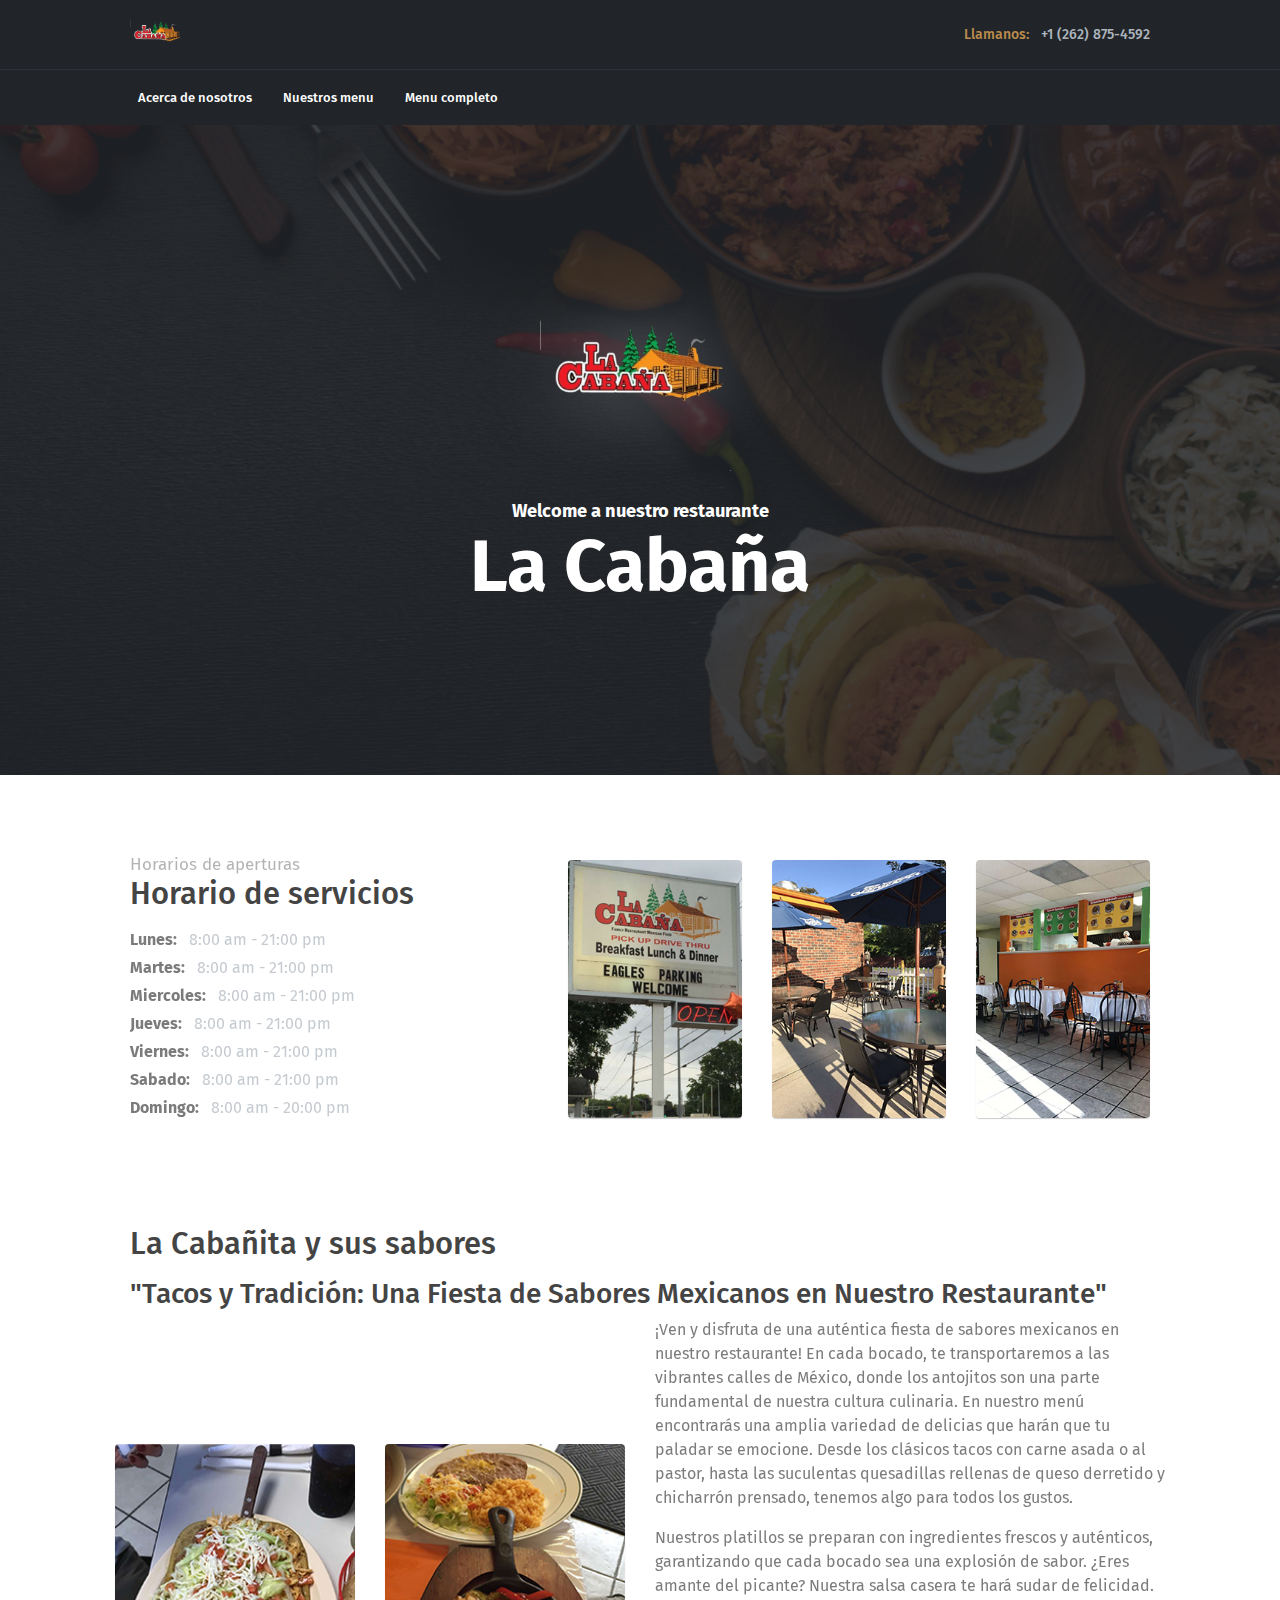
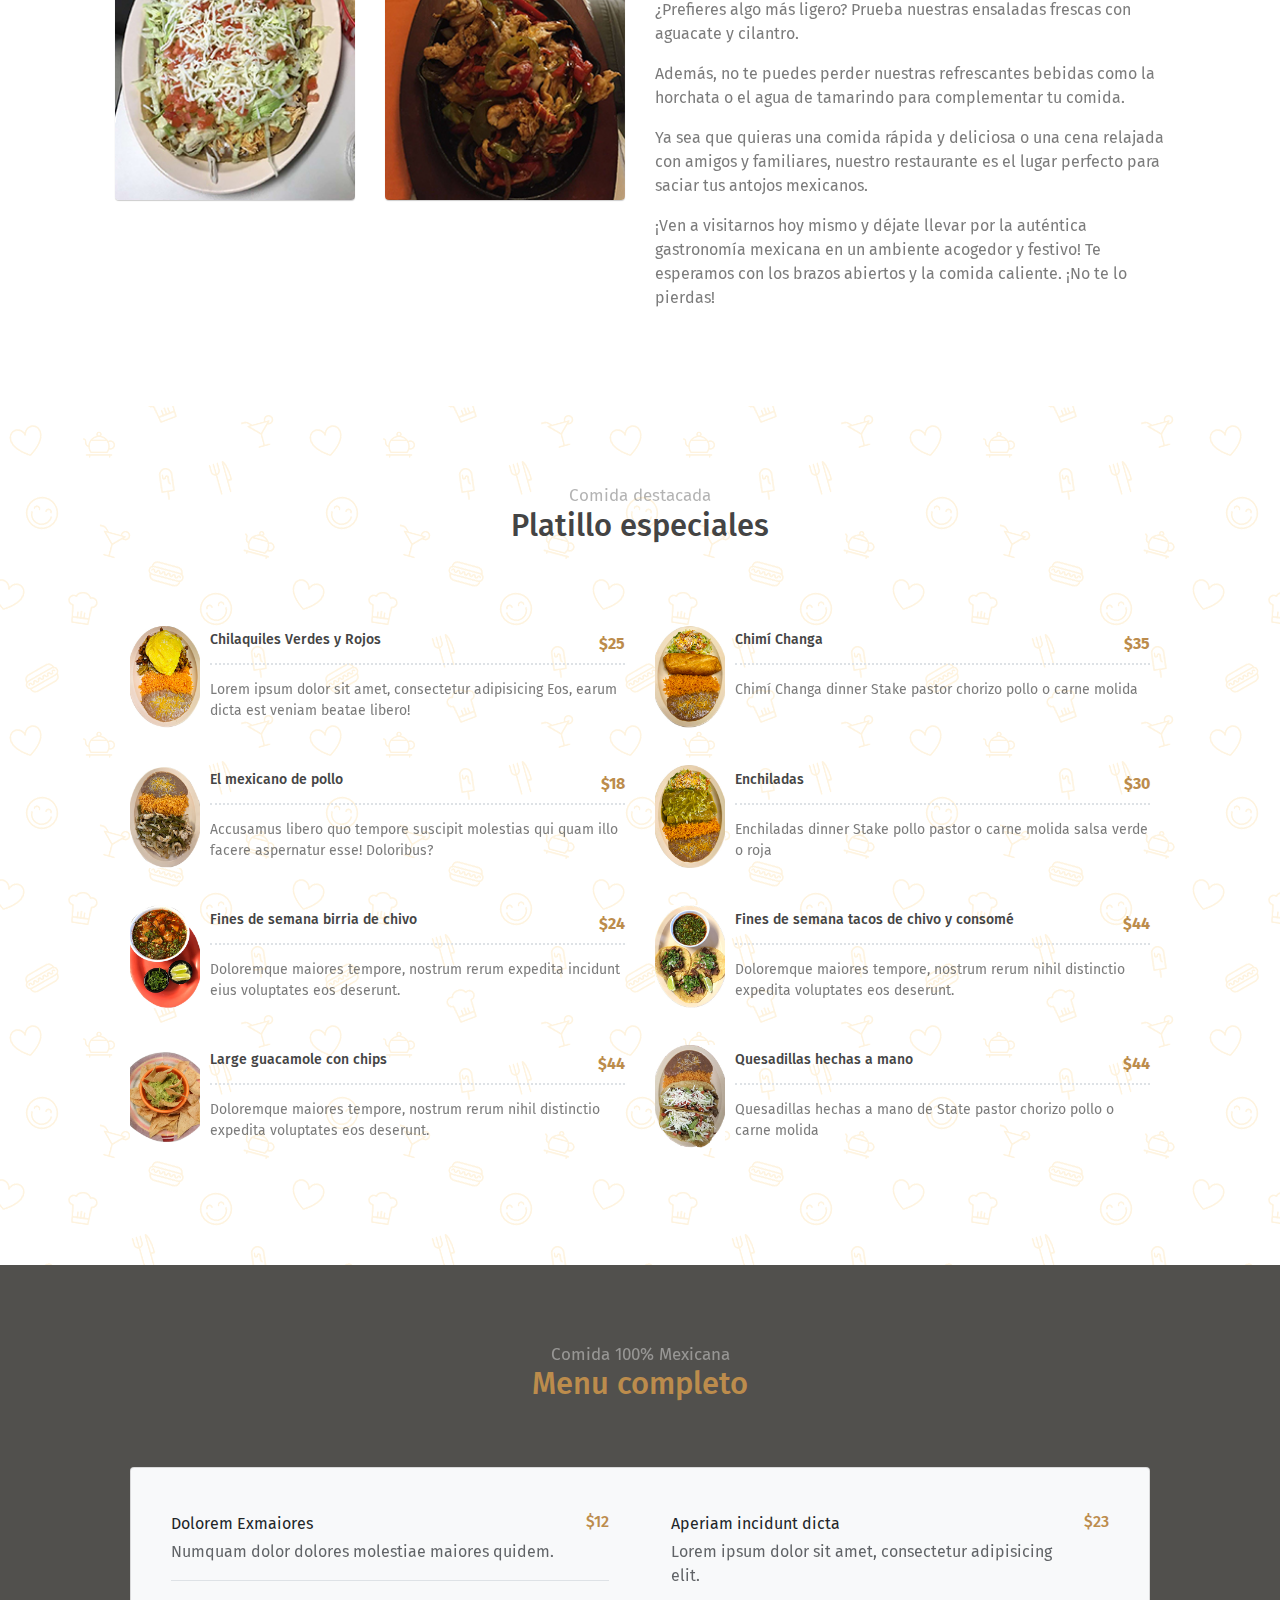
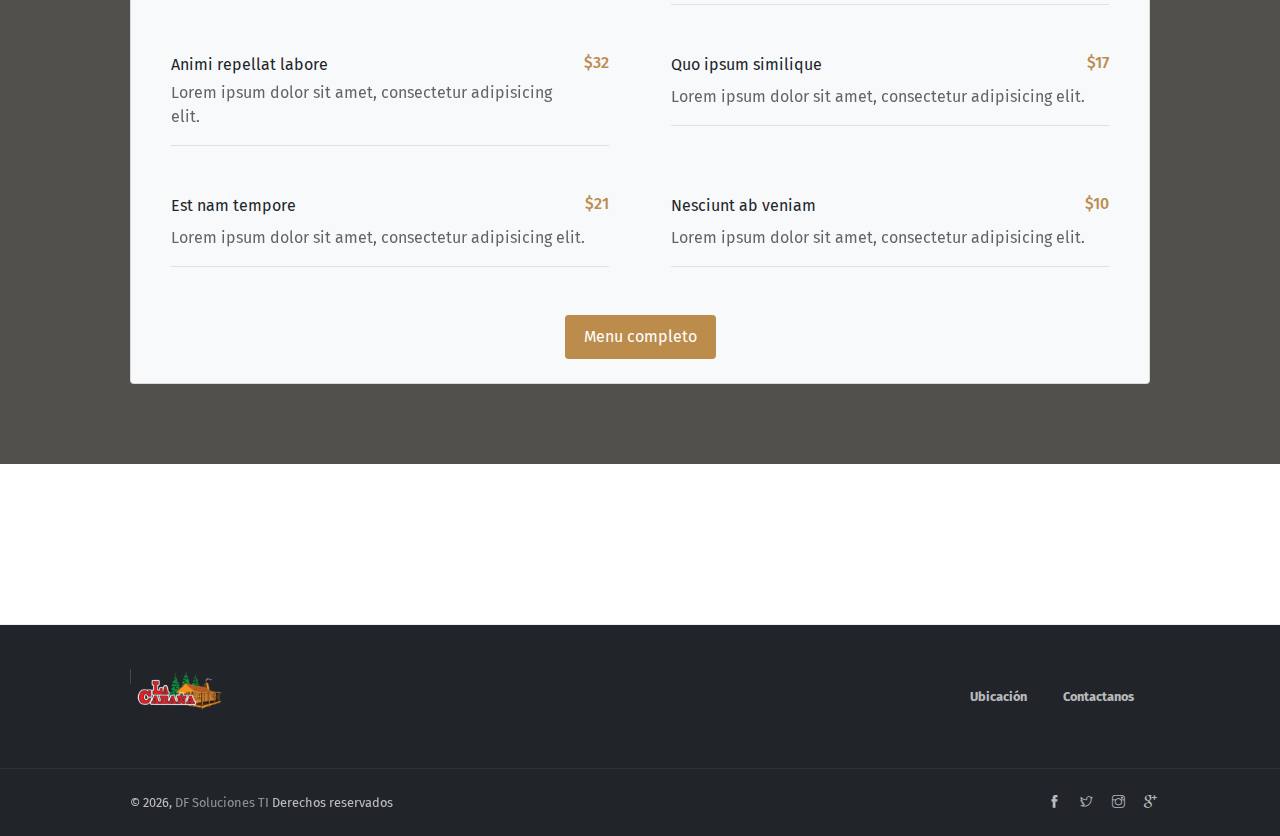
<file: public_html/index.html>
<!DOCTYPE html>
<html lang="en">
<head>
	<meta charset="utf-8">
    <meta name="viewport" content="width=device-width, initial-scale=1, shrink-to-fit=no">
    <meta name="description" content="La cabaña ">
    <meta name="DF Soluciones TI" content="DevWeb">
    <title>La cabaña</title>
    <link rel="icon" type="image/jpg" href="assets/imgs/logo_lacabana.ico"/>
    <!-- font icons -->
    <link rel="stylesheet" href="assets/vendors/themify-icons/css/themify-icons.css">
    <!-- Bootstrap + Pigga main styles -->
	<link rel="stylesheet" href="assets/css/pigga.css">
    <link rel="stylesheet" href="css/styles.css">
</head>
<body data-spy="scroll" data-target=".navbar" data-offset="40" id="home">
    
    <!-- First Navigation -->
    <nav class="navbar nav-first navbar-dark bg-dark">
        <div class="container">
            <a class="navbar-brand" href="#">
                <img src="assets/imgs/logo_lacabana.png" alt="La cabaña USA">
            </a>
            <ul class="navbar-nav ml-auto">
                <li class="nav-item">
                    <a class="nav-link text-primary" href="#home">Llamanos: <span class="pl-2 text-muted">+1 (262) 875-4592</span></a>
                </li>                   
            </ul>
        </div>
    </nav>
    <!-- End of First Navigation --> 
    <!-- Second Navigation -->
    <nav class="nav-second navbar custom-navbar navbar-expand-sm navbar-dark bg-dark sticky-top">
        <div class="container">
            <button class="navbar-toggler ml-auto" type="button" data-toggle="collapse" data-target="#navbarSupportedContent" aria-controls="navbarSupportedContent" aria-expanded="false" aria-label="Toggle navigation">
                <span class="navbar-toggler-icon"></span>
            </button>
            <div class="collapse navbar-collapse" id="navbarSupportedContent">
                <ul class="navbar-nav mr-auto"> 
                    <li class="nav-item">
                        <a class="nav-link" href="#about">Acerca de nosotros</a>
                    </li>
                    <li class="nav-item">
                        <a class="nav-link" href="#service">Nuestros menu</a>
                    </li>
                    <li class="nav-item">
                        <a class="nav-link" href="#team"> Menu completo</a>
                    </li>
                </ul> 
                <!-- <ul class="navbar-nav ml-auto">
                    <li class="nav-item">
                        <a href="components.html" class="btn btn-primary btn-sm">Components</a>
                    </li>
                </ul> -->
            </div>
        </div>
    </nav>
    <!-- End Of Second Navigation --> 
    <!-- Page Header -->
    <header class="header">
        <div class="overlay">
            <img src="assets/imgs/logo_lacabana.png" alt="" class="logo zoom">
            <h1 class="subtitle">Welcome a nuestro restaurante </h1>
            <h1 class="title">La Cabaña</h1> 
            <!-- <a class="btn btn-primary mt-3" href="#book-table">Book A Table</a>  -->
        </div>      
    </header>
    <!-- End Of Page Header --> 
    <!-- About Section -->
    <section id="about">
        <div class="container">
            <div class="row align-items-center">                
                <div class="col-md-5">
                    <h6 class="section-subtitle">Horarios de aperturas</h6>
                    <h3 class="section-title">Horario de servicios</h3>
                    <p class="mb-1 font-weight-bold">Lunes: <span class="font-weight-normal pl-2 text-muted">8:00 am - 21:00 pm</span></p>
                    <p class="mb-1 font-weight-bold">Martes: <span class="font-weight-normal pl-2 text-muted">8:00 am - 21:00 pm</span></p>
                    <p class="mb-1 font-weight-bold">Miercoles: <span class="font-weight-normal pl-2 text-muted">8:00 am - 21:00 pm</span></p>
                    <p class="mb-1 font-weight-bold">Jueves: <span class="font-weight-normal pl-2 text-muted">8:00 am - 21:00 pm</span></p>
                    <p class="mb-1 font-weight-bold">Viernes: <span class="font-weight-normal pl-2 text-muted">8:00 am - 21:00 pm</span></p>
                    <p class="mb-1 font-weight-bold">Sabado: <span class="font-weight-normal pl-2 text-muted">8:00 am - 21:00 pm</span></p>
                    <p class="mb-1 font-weight-bold">Domingo: <span class="font-weight-normal pl-2 text-muted">8:00 am - 20:00 pm</span></p>
                    <!-- <a href="#book-table" class="btn btn-primary btn-sm w-md mt-4">Book a table</a> -->
                </div>
                <div class="col-md-7">
                    <div class="row">
                        <div class="col">
                            <img alt="La cabaña" src="assets/imgs/about-1.jpg" class="w-100 rounded shadow zoom">
                        </div>
                        <div class="col">
                            <img alt="La cabaña USA" src="assets/imgs/about-2.jpg" class="w-100 rounded shadow zoom">
                        </div>
                        <div class="col">
                            <img alt="La cabaña USA" src="assets/imgs/about-0.jpg" class="w-100 rounded shadow zoom">
                        </div>
                    </div>                  
                </div>
            </div>
            <div class="section-devider my-6 transparent"></div>

            <div class="row align-items-center">
                <div class="col-md-12">
                    <h4 class="section-title">La Cabañita y sus sabores</h4>
                    <h3 >"Tacos y Tradición: Una Fiesta de Sabores Mexicanos en Nuestro Restaurante"</h6>
                </div>

            <div class="row align-items-center">
                          
                <div class="col-md-6">
                    <!-- <h4 class="section-subtitle">La Cabañita y sus sabores</h4>
                    <h6 class="section-title">"Tacos y Tradición: Una Fiesta de Sabores Mexicanos en Nuestro Restaurante"</h6> -->
                    <p>¡Ven y disfruta de una auténtica fiesta de sabores mexicanos en nuestro restaurante! En cada bocado, te transportaremos a las vibrantes calles de México, 
                        donde los antojitos son una parte fundamental de nuestra cultura culinaria. En nuestro menú encontrarás una amplia variedad de delicias que harán que tu paladar se emocione. 
                        Desde los clásicos tacos con carne asada o al pastor, hasta las suculentas quesadillas rellenas de queso derretido y chicharrón prensado, tenemos algo para todos los gustos.</p>

                    <p> Nuestros platillos se preparan con ingredientes frescos y auténticos, garantizando que cada bocado sea una explosión de sabor. 
                    ¿Eres amante del picante? Nuestra salsa casera te hará sudar de felicidad. 
                    ¿Prefieres algo más ligero? Prueba nuestras ensaladas frescas con aguacate y cilantro. </p>
                    
                    <p> Además, no te puedes perder nuestras refrescantes bebidas como la horchata o el agua de tamarindo para complementar tu comida.</p>
                    
                    <p> Ya sea que quieras una comida rápida y deliciosa o una cena relajada con amigos y familiares, 
                    nuestro restaurante es el lugar perfecto para saciar tus antojos mexicanos. </p>
                    
                    <p>¡Ven a visitarnos hoy mismo y déjate llevar por la auténtica gastronomía mexicana en un ambiente acogedor y festivo! 
                    Te esperamos con los brazos abiertos y la comida caliente. ¡No te lo pierdas!</p>
                </div>
                <div class="col-md-6 order-1 order-sm-first">
                    <div class="row">
                        <div class="col">
                            <img alt="DoLa cabaña" src="assets/imgs/about-3.jpg" class="w-100 rounded shadow zoom">
                        </div>
                        <div class="col">
                            <img alt="La cabaña" src="assets/imgs/about-4.jpg" class="w-100 rounded shadow zoom">
                        </div>
                    </div>                  
                </div>
            
            </div>
        </div>
    </section>
    <!-- End OF About Section -->

    <!-- Service Section -->
    <section id="service" class="pattern-style-4 has-overlay">
        <div class="container raise-2">
            <h6 class="section-subtitle text-center">Comida destacada</h6>
            <h3 class="section-title mb-6 pb-3 text-center">Platillo especiales</h3>
            <div class="row">
                <div class="col-md-6 mb-4">
                    <a href="javascrip:void(0)" class="custom-list">
                        <div class="img-holder">
                            <img src="assets/imgs/dish-1_chilaquiles_vr.jpg" alt="Chilaquiles " class="zoom">
                        </div>
                        <div class="info">
                            <div class="head clearfix">
                                <h5 class="title float-left">Chilaquiles Verdes y Rojos</h5>
                                <p class="float-right text-primary">$25</p>
                            </div>
                            <div class="body">
                                <p>Lorem ipsum dolor sit amet, consectetur adipisicing Eos, earum dicta est veniam beatae libero!</p>
                            </div>
                        </div>
                    </a>
                </div>
                <div class="col-md-6 mb-4">
                    <a href="javascrip:void(0)" class="custom-list">
                        <div class="img-holder">
                            <img src="assets/imgs/dish-2_chimiChanga.jpg" alt="Chimi changa " class="zoom">
                        </div>
                        <div class="info">
                            <div class="head clearfix">
                                <h5 class="title float-left">Chimí Changa</h5>
                                <p class="float-right text-primary">$35</p>
                            </div>
                            <div class="body">
                                <p>Chimí Changa dinner Stake pastor chorizo pollo o carne molida</p>
                            </div>
                        </div>
                    </a>
                </div>
                <div class="col-md-6 mb-4">
                    <a href="javascrip:void(0)" class="custom-list">
                        <div class="img-holder">
                            <img src="assets/imgs/dish-3_mexicanoPollo.jpg" alt=" " class="zoom">
                        </div>
                        <div class="info">
                            <div class="head clearfix">
                                <h5 class="title float-left">El mexicano de pollo</h5>
                                <p class="float-right text-primary">$18</p>
                            </div>
                            <div class="body">
                                <p>Accusamus libero quo tempore suscipit molestias qui quam illo facere aspernatur esse! Doloribus?</p>
                            </div>
                        </div>
                    </a>
                </div>
                <div class="col-md-6 mb-4">
                    <a href="javascrip:void(0)" class="custom-list">
                        <div class="img-holder">
                            <img src="assets/imgs/dish-4_enchiladas.jpg" alt=" " class="zoom">
                        </div>
                        <div class="info">
                            <div class="head clearfix">
                                <h5 class="title float-left">Enchiladas</h5>
                                <p class="float-right text-primary">$30</p>
                            </div>
                            <div class="body">
                                <p>Enchiladas dinner Stake pollo pastor o carne molida salsa verde o roja</p>
                            </div>
                        </div>
                    </a>
                </div>
                <div class="col-md-6 mb-4">
                    <a href="javascrip:void(0)" class="custom-list">
                        <div class="img-holder">
                            <img src="assets/imgs/dish-5_birriaChivo.jpg" alt=" " class="zoom">
                        </div>
                        <div class="info">
                            <div class="head clearfix">
                                <h5 class="title float-left">Fines de semana birria de chivo</h5>
                                <p class="float-right text-primary">$24</p>
                            </div>
                            <div class="body">
                                <p>Doloremque maiores tempore, nostrum rerum expedita incidunt eius voluptates eos deserunt.</p>
                            </div>
                        </div>
                    </a>
                </div>
                <div class="col-md-6 mb-4">
                    <a href="javascrip:void(0)" class="custom-list">
                        <div class="img-holder">
                            <img src="assets/imgs/dish-6_chivoConsome.jpg" alt=" " class="zoom">
                        </div>
                        <div class="info">
                            <div class="head clearfix">
                                <h5 class="title float-left">Fines de semana tacos de chivo y consomé</h5>
                                <p class="float-right text-primary">$44</p>
                            </div>
                            <div class="body">
                                <p>Doloremque maiores tempore, nostrum rerum nihil distinctio expedita voluptates eos deserunt.</p>
                            </div>
                        </div>
                    </a>
                </div>

                <div class="col-md-6 mb-4">
                    <a href="javascrip:void(0)" class="custom-list">
                        <div class="img-holder">
                            <img src="assets/imgs/dish-7_guacamoleChips.jpg" alt=" " class="zoom">
                        </div>
                        <div class="info">
                            <div class="head clearfix">
                                <h5 class="title float-left">Large guacamole con chips</h5>
                                <p class="float-right text-primary">$44</p>
                            </div>
                            <div class="body">
                                <p>Doloremque maiores tempore, nostrum rerum nihil distinctio expedita voluptates eos deserunt.</p>
                            </div>
                        </div>
                    </a>
                </div>
                <div class="col-md-6 mb-4">
                    <a href="javascrip:void(0)" class="custom-list">
                        <div class="img-holder">
                            <img src="assets/imgs/dish-8_Quesadillas.jpg" alt=" " class="zoom">
                        </div>
                        <div class="info">
                            <div class="head clearfix">
                                <h5 class="title float-left">Quesadillas hechas a mano</h5>
                                <p class="float-right text-primary">$44</p>
                            </div>
                            <div class="body">
                                <p>Quesadillas hechas a mano de State pastor chorizo pollo o carne molida</p>
                            </div>
                        </div>
                    </a>
                </div>
            </div>                  
        </div>
    </section>
    <!-- End of Featured Food Section -->

    <!-- Menu Section -->
    <section id="team" class="has-img-bg">
        <div class="container">
            <h6 class="section-subtitle text-center">Comida 100% Mexicana</h6>
            <h3 class="section-title mb-6 text-center"><a href="menu.html">Menu completo</a></h3> 
            <div class="card bg-light">
                <div class="card-body px-4 pb-4 text-center">                   
                    <div class="row text-left">
                        <div class="col-md-6 my-4">
                            <a href="#" class="pb-3 mx-3 d-block text-dark text-decoration-none border border-left-0 border-top-0 border-right-0">
                                <div class="d-flex">
                                    <div class="flex-grow-1">
                                        Dolorem Exmaiores
                                        <p class="mt-1 mb-0">Numquam dolor dolores molestiae maiores quidem.</p>
                                    </div>
                                    <h6 class="float-right text-primary">$12</h6>
                                </div>
                            </a>
                        </div>
                        <div class="col-md-6 my-4">
                            <a href="#" class="pb-3 mx-3 d-block text-dark text-decoration-none border border-left-0 border-top-0 border-right-0">
                                <div class="d-flex">
                                    <div class="flex-grow-1">
                                        Aperiam incidunt dicta
                                        <p class="mt-1 mb-0">Lorem ipsum dolor sit amet, consectetur adipisicing elit.</p>
                                    </div>
                                    <h6 class="float-right text-primary">$23</h6>
                                </div>
                            </a>
                        </div>
                        <div class="col-md-6 my-4">
                            <a href="#" class="pb-3 mx-3 d-block text-dark text-decoration-none border border-left-0 border-top-0 border-right-0">
                                <div class="d-flex">
                                    <div class="flex-grow-1">
                                        Animi repellat labore
                                        <p class="mt-1 mb-0">Lorem ipsum dolor sit amet, consectetur adipisicing elit.</p>
                                    </div>
                                    <h6 class="float-right text-primary">$32</h6>
                                </div>
                            </a>
                        </div>
                        <div class="col-md-6 my-4">
                            <a href="#" class="pb-3 mx-3 d-block text-dark text-decoration-none border border-left-0 border-top-0 border-right-0">
                                <div class="d-flex">
                                    <div class="flex-grow-1">
                                        Quo ipsum similique 
                                        <p class="mt-2 mb-0">Lorem ipsum dolor sit amet, consectetur adipisicing elit.</p>
                                    </div>
                                    <h6 class="float-right text-primary">$17</h6>
                                </div>
                            </a>
                        </div>
                        <div class="col-md-6 my-4">
                            <a href="#" class="pb-3 mx-3 d-block text-dark text-decoration-none border border-left-0 border-top-0 border-right-0">
                                <div class="d-flex">
                                    <div class="flex-grow-1">
                                        Est nam tempore
                                        <p class="mt-2 mb-0">Lorem ipsum dolor sit amet, consectetur adipisicing elit.</p>
                                    </div>
                                    <h6 class="float-right text-primary">$21</h6>
                                </div>
                            </a>
                        </div>
                        <div class="col-md-6 my-4">
                            <a href="#" class="pb-3 mx-3 d-block text-dark text-decoration-none border border-left-0 border-top-0 border-right-0">
                                <div class="d-flex">
                                    <div class="flex-grow-1">
                                        Nesciunt ab veniam
                                        <p class="mt-2 mb-0">Lorem ipsum dolor sit amet, consectetur adipisicing elit.</p>
                                    </div>
                                    <h6 class="float-right text-primary">$10</h6>
                                </div>
                            </a>
                        </div>
                    </div>
                    <a href="menu.html" class="btn btn-primary mt-4">Menu completo </a>
                </div>
            </div>                  
        </div>
    </section>
    <!-- End of Menu Section -->

    <!-- Book Table Section -->
    <section id="book-table" class="bg-white">
        <div class="container">
            <div class="row align-items-center">
               
            </div>
        </div>
    </section>
    <!-- End OF Book Table Section -->

    <!-- Prefooter Section  -->
    <div class="py-4 border border-lighter border-bottom-0 border-left-0 border-right-0 bg-dark">
        <div class="container">
            <div class="row justify-content-between align-items-center text-center">
                <div class="col-md-3 text-md-left mb-3 mb-md-0">
                    <a href="index.html">
                    <img src="assets/imgs/logo_lacabana.png" width="100" alt="La cabaña USA" class="mb-0"></a>
                </div>
                <div class="col-md-9 text-md-right">
                    <a href="ubicacion.html" class="px-3"><small class="font-weight-bold">Ubicación</small></a>
                    <a href="contacto.html" class="px-3"><small class="font-weight-bold">Contactanos</small></a>
                </div>
            </div>
        </div>
    </div>
    <!-- End of PreFooter Section -->

    <!-- Page Footer -->
    <footer class="border border-dark border-left-0 border-right-0 border-bottom-0 p-4 bg-dark">
        <div class="container">
            <div class="row align-items-center text-center text-md-left">
                <div class="col">
                    <p class="mb-0 small">&copy; <script>document.write(new Date().getFullYear())</script>, <a href="#" target="_blank">DF Soluciones TI</a>  Derechos reservados </p> 
                </div>
                <div class="d-none d-md-block">
                    <h6 class="small mb-0">
                        <a href="https://www.facebook.com/LaCabanaWaukesha?mibextid=ZbWKwL" target="_blank" class="px-2"><i class="ti-facebook"></i></a>
                        <a href="javascript:void(0)" class="px-2"><i class="ti-twitter"></i></a>
                        <a href="javascript:void(0)" class="px-2"><i class="ti-instagram"></i></a>
                        <a href="javascript:void(0)" class="px-2"><i class="ti-google"></i></a>
                    </h6>
                </div>
            </div>
        </div>
        
    </footer>
    <!-- End of Page Footer -->

    <!-- core  -->
    <script src="assets/vendors/jquery/jquery-3.4.1.js"></script>
    <script src="assets/vendors/bootstrap/bootstrap.bundle.js"></script>

    <!-- bootstrap affix -->
    <script src="assets/vendors/bootstrap/bootstrap.affix.js"></script>

    <!-- Pigga js -->
    <script src="assets/js/pigga.js"></script>

</body>
</html>
</file>
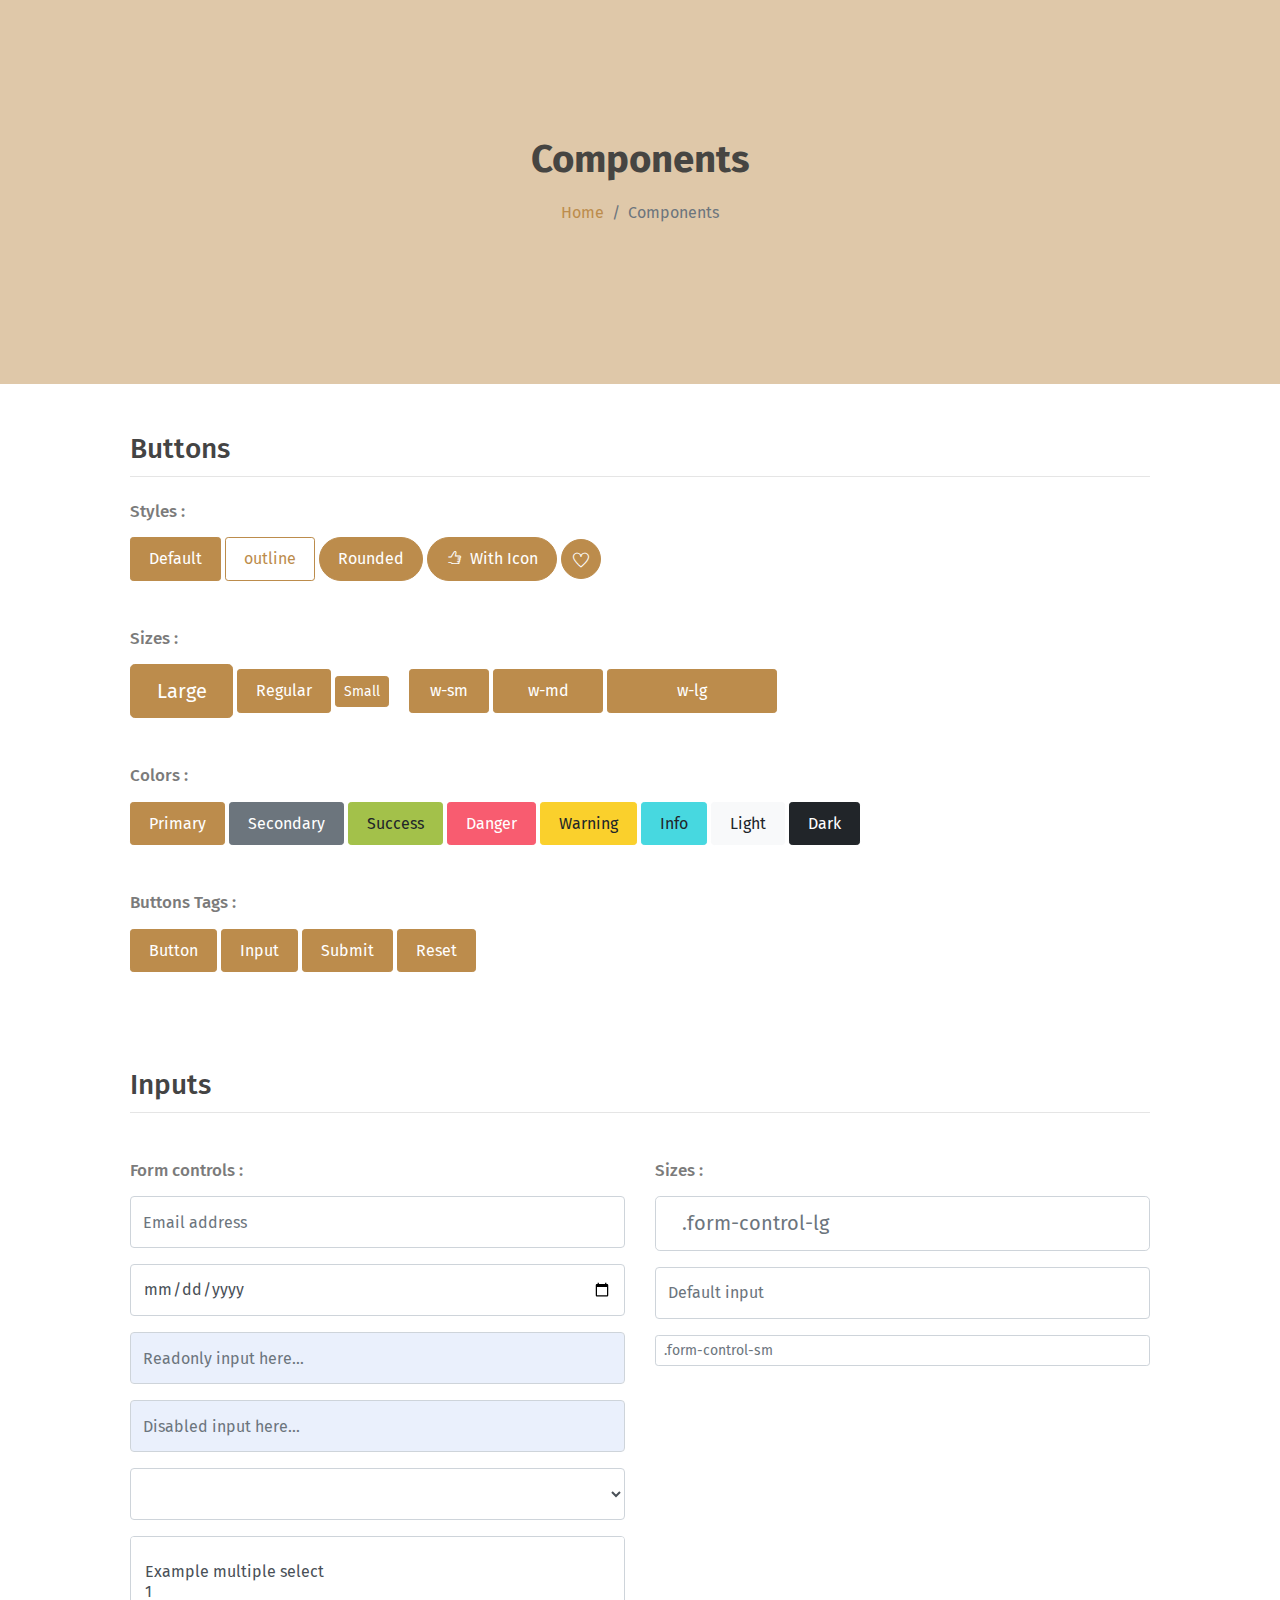
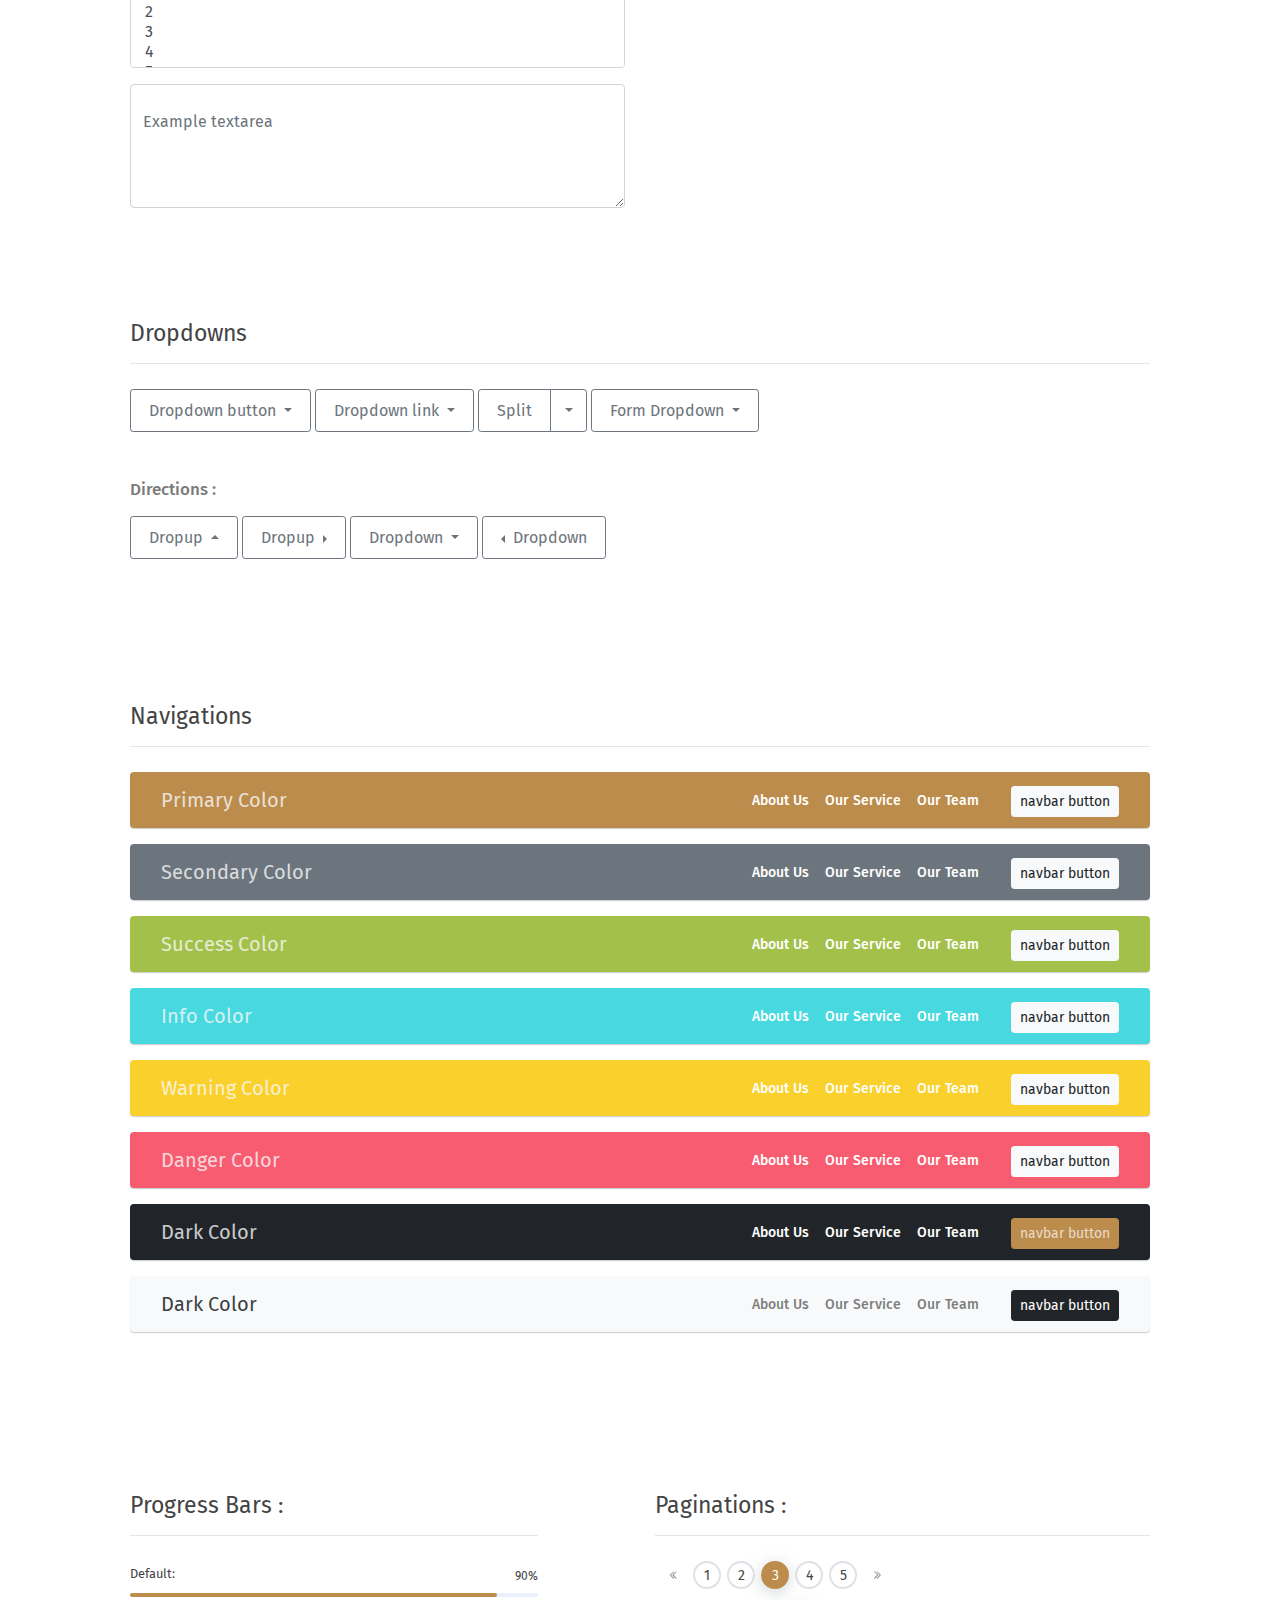
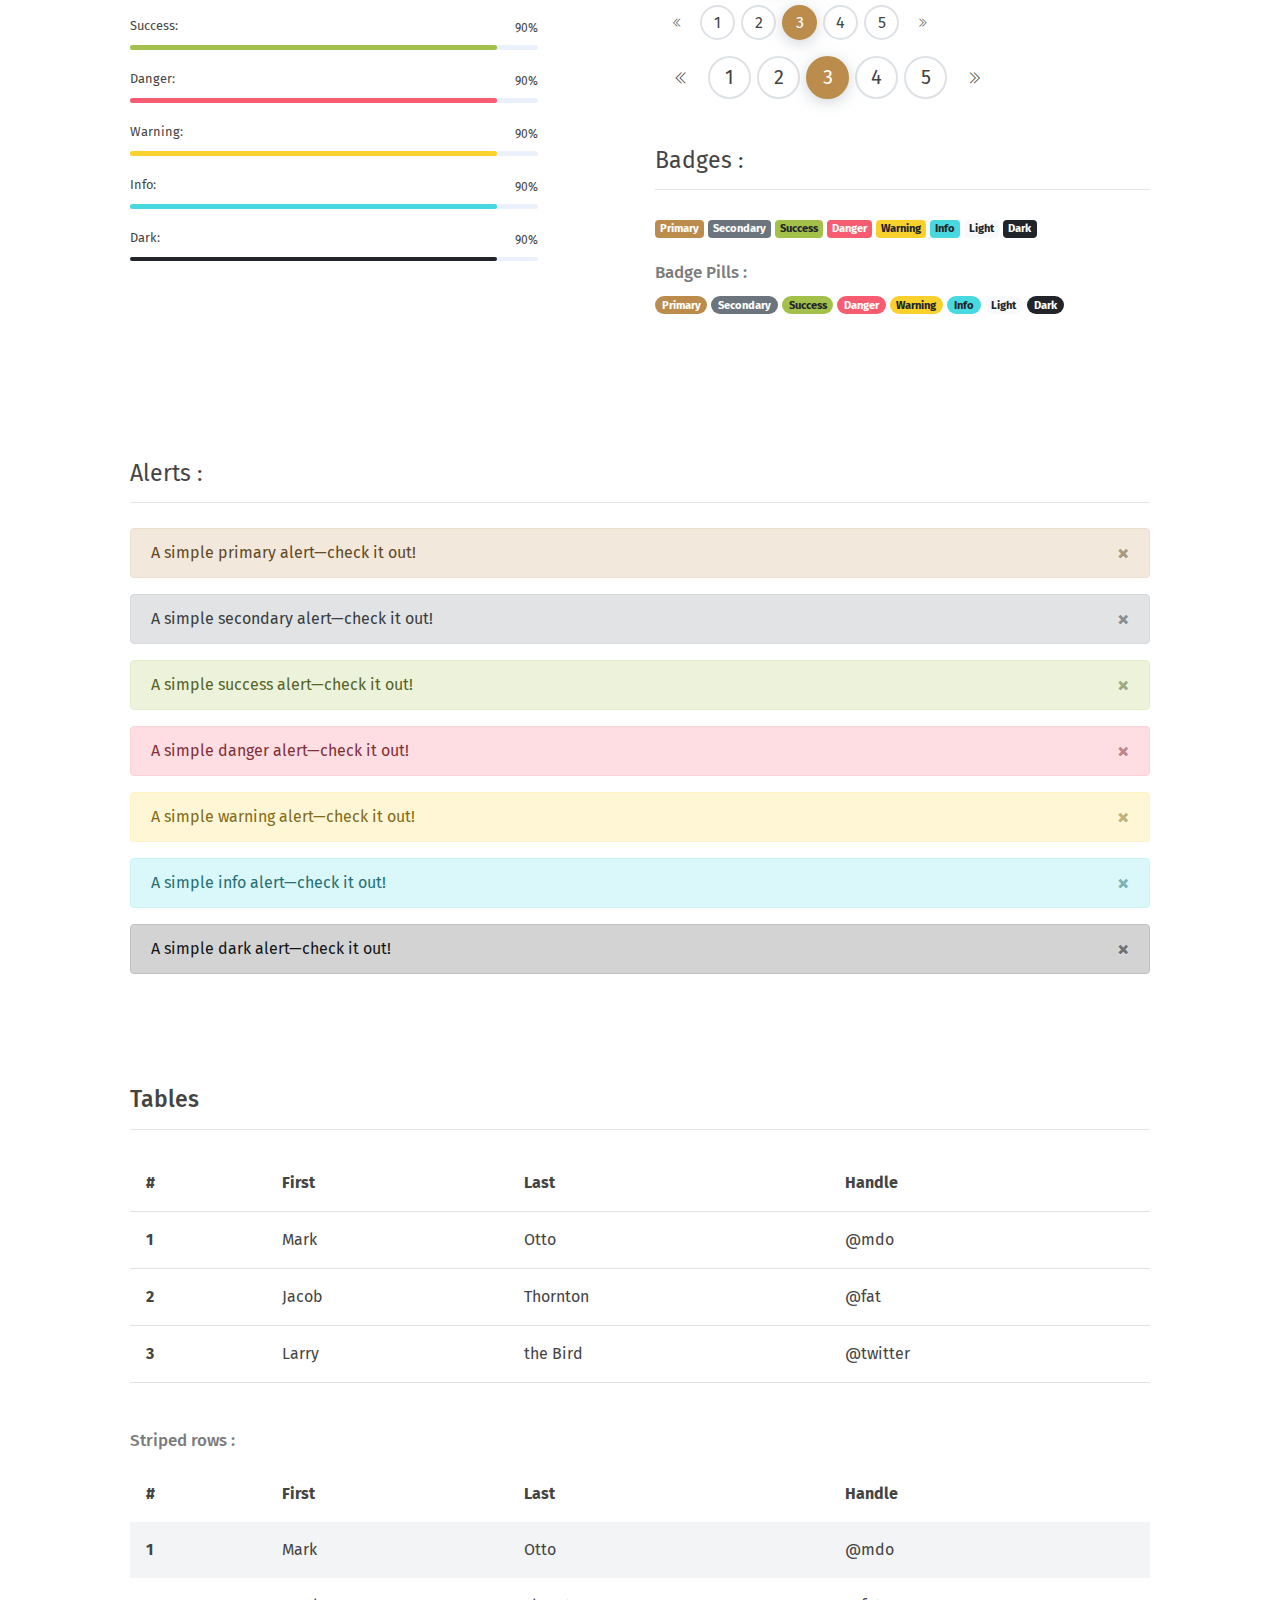
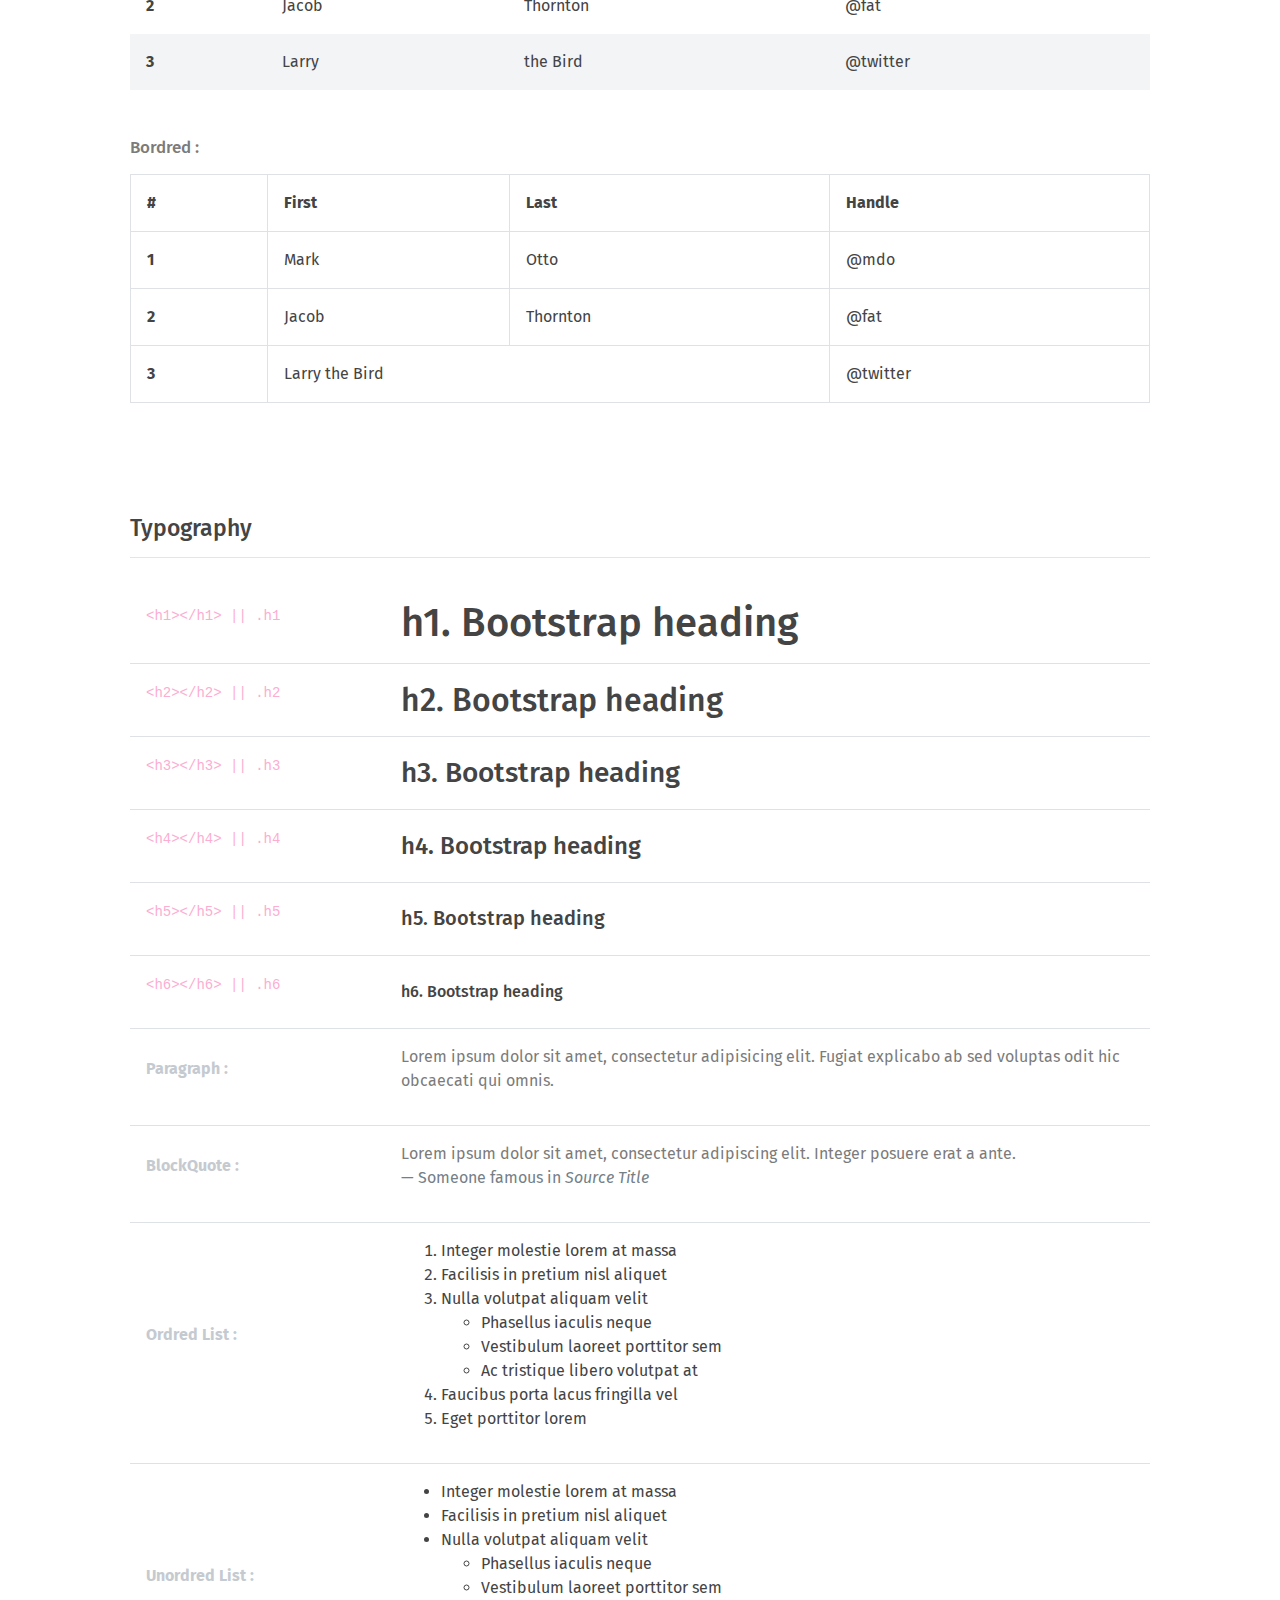
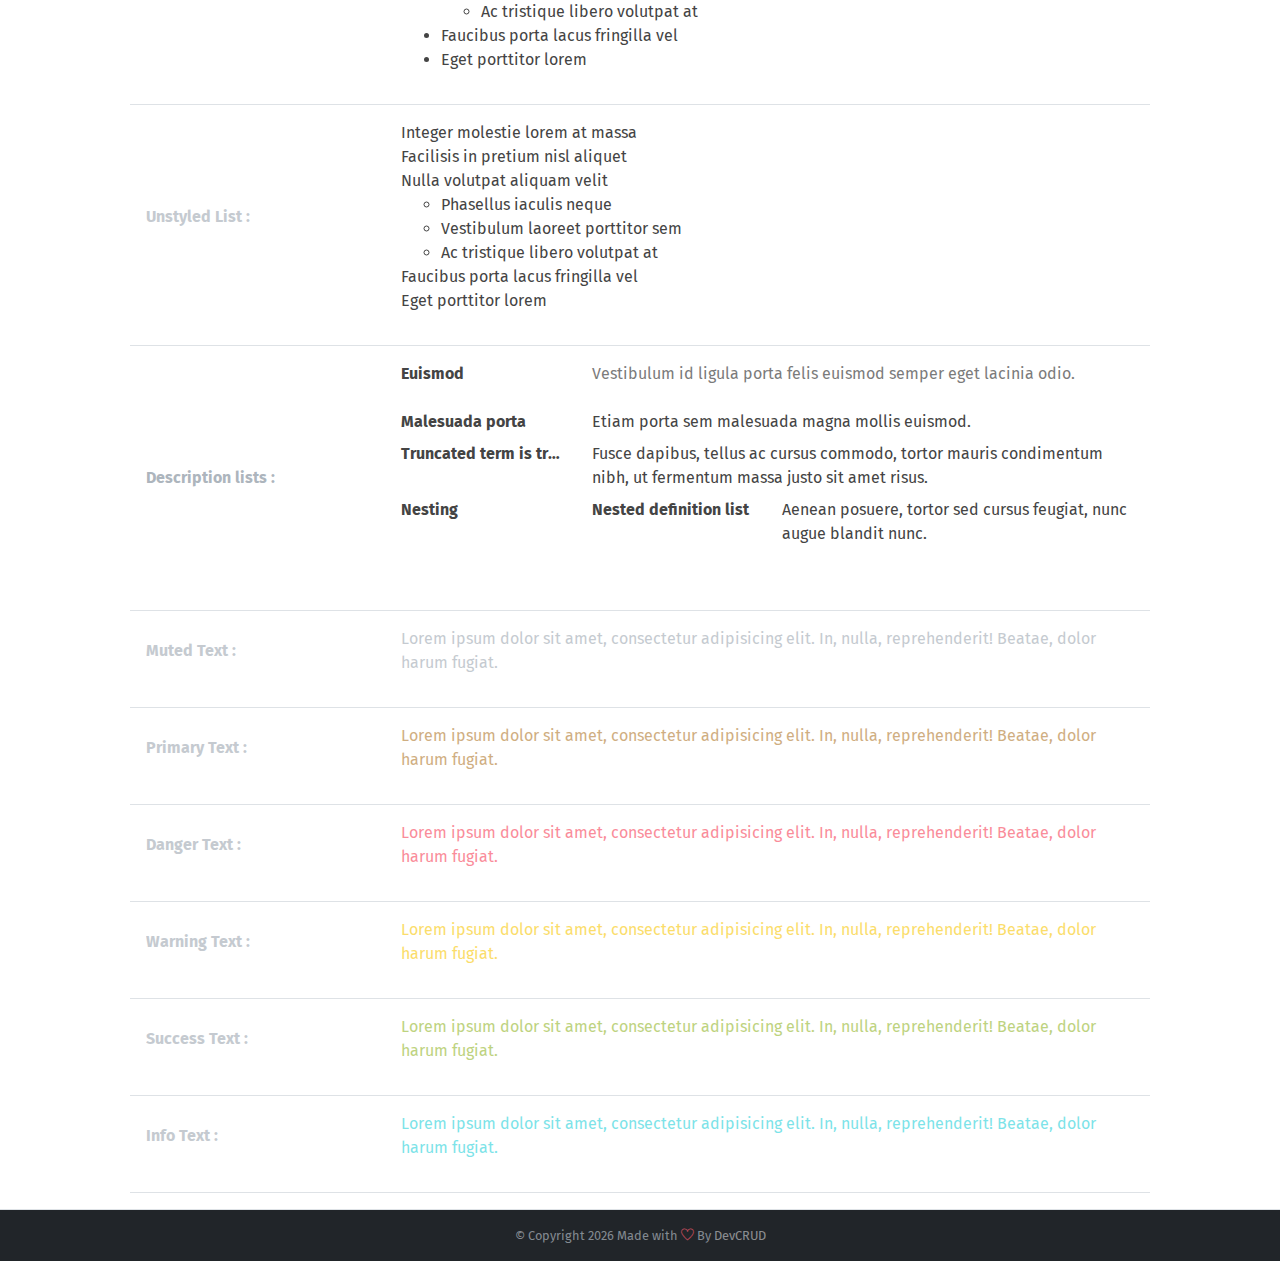
<file: public_html/components.html>
<!DOCTYPE html>
<html lang="en">
<head>
   <meta charset="utf-8">
    <meta name="viewport" content="width=device-width, initial-scale=1, shrink-to-fit=no">
    <meta name="description" content="Start your development with Pigga landing page.">
    <meta name="author" content="Devcrud">
    <title>Pigga | Components</title>
    <!-- font icons -->
    <link rel="stylesheet" href="assets/vendors/themify-icons/css/themify-icons.css">
    <!-- Bootstrap + Pigga main styles -->
   <link rel="stylesheet" href="assets/css/pigga.css">
</head>
<body>

   <!-- Page Header -->
   <header class="header header-mini"> 
      <div class="header-title">Components</div> 
      <nav aria-label="breadcrumb">
         <ol class="breadcrumb">
            <li class="breadcrumb-item"><a href="index.html">Home</a></li>
            <li class="breadcrumb-item active" aria-current="page">Components</li>
         </ol>
      </nav>
   </header> <!-- End Of Page Header -->

   <!-- main content -->
   <div class="container">

      <!-- Buttons -->
      <h3 class="mt-5">Buttons</h3>
      <hr>
      <h6 class="section-secondary-title">Styles :</h6>
      <button class="btn btn-primary">Default</button>
      <button class="btn btn-outline-primary">outline</button>
      <button class="btn btn-primary rounded">Rounded</button>
      <button class="btn btn-primary rounded"><i class="ti-thumb-up pr-1"></i> With Icon</button>
      <button class="btn btn-primary circle"><i class="ti-heart"></i></button>

      <h6 class="section-secondary-title mt-5">Sizes :</h6>
      <button class="btn btn-primary btn-lg">Large</button>
      <button class="btn btn-primary ">Regular</button>
      <button class="btn btn-primary btn-sm">Small</button>
      <button class="btn btn-primary w-sm ml-3">w-sm</button>
      <button class="btn btn-primary w-md">w-md</button>
      <button class="btn btn-primary w-lg">w-lg</button>

      <h6 class="section-secondary-title mt-5">Colors :</h6>          
      <button type="button" class="btn btn-primary">Primary</button>
      <button type="button" class="btn btn-secondary">Secondary</button>
      <button type="button" class="btn btn-success">Success</button>
      <button type="button" class="btn btn-danger">Danger</button>
      <button type="button" class="btn btn-warning">Warning</button>
      <button type="button" class="btn btn-info">Info</button>
      <button type="button" class="btn btn-light">Light</button>
      <button type="button" class="btn btn-dark">Dark</button>

      <h6 class="section-secondary-title mt-5">Buttons Tags :</h6>
      <button class="btn btn-primary" type="submit">Button</button>
      <input class="btn btn-primary" type="button" value="Input">
      <input class="btn btn-primary" type="submit" value="Submit">
      <input class="btn btn-primary" type="reset" value="Reset">
      
      <!-- devider -->
      <div class="py-5"></div>

      <!-- Inputs -->
      <h3>Inputs</h3>
      <hr>
      <div class="row mt-5">
         <div class="col-md-6">
            <h6 class="section-secondary-title">Form controls :</h6>        
            <div class="form-group">
               <input type="email" class="form-control" id="exampleFormControlInput1" placeholder="Email address">
            </div>
            <div class="form-group">
               <input type="date" class="form-control" id="exampleFormControlInput1" placeholder="Date">
            </div>
            <div class="form-group">
               <input class="form-control" type="text" placeholder="Readonly input here…" readonly>
            </div>
            <div class="form-group">
               <input class="form-control" id="disabledInput" type="text" placeholder="Disabled input here..." disabled>
            </div>
            <div class="form-group">
               <select class="form-control" id="exampleFormControlSelect1">
                  <option>Example select</option>
                  <option>1</option>
                  <option>2</option>
                  <option>3</option>
                  <option>4</option>
                  <option>5</option>
               </select>
            </div>
            <div class="form-group">
               <select multiple class="form-control" id="exampleFormControlSelect2">
                  <option>Example multiple select</option>
                  <option>1</option>
                  <option>2</option>
                  <option>3</option>
                  <option>4</option>
                  <option>5</option>
               </select>
            </div>
            <div class="form-group">
               <textarea class="form-control" id="exampleFormControlTextarea1" rows="3" placeholder="Example textarea"></textarea>
            </div>
         </div>
         <div class="col-md-6">
            <h6 class="section-secondary-title">Sizes :</h6>    
            <div class="form-group">
               <input class="form-control form-control-lg" type="text" placeholder=".form-control-lg">             
            </div>
            <div class="form-group">
               <input class="form-control" type="text" placeholder="Default input">
            </div>
            <div class="form-group">
               <input class="form-control form-control-sm" type="text" placeholder=".form-control-sm"> 
            </div>
         </div>
      </div> <!-- end of inputs -->   

      <!-- devider -->
      <div class="py-5"></div>             

      <!-- Dropdowns -->
      <h3 class="components-section-title font-weight-normal">Dropdowns</h3>
      <hr>
      <div class="dropdown d-inline-block">
         <button class="btn btn-outline-secondary dropdown-toggle" type="button" id="dropdownMenuButton" data-toggle="dropdown" aria-haspopup="true" aria-expanded="false">
         Dropdown button
         </button>
         <div class="dropdown-menu" aria-labelledby="dropdownMenuButton">
         <a class="dropdown-item" href="#">Action</a>
         <a class="dropdown-item" href="#">Another action</a>
         <a class="dropdown-item" href="#">Something else here</a>
         </div>
      </div>
      <div class="dropdown d-inline-block">
         <a class="btn btn-outline-secondary dropdown-toggle" href="#" role="button" id="dropdownMenuLink" data-toggle="dropdown" aria-haspopup="true" aria-expanded="false">
            Dropdown link
         </a>
         <div class="dropdown-menu" aria-labelledby="dropdownMenuLink">
            <a class="dropdown-item" href="#">Action</a>
            <a class="dropdown-item" href="#">Another action</a>
            <a class="dropdown-item" href="#">Something else here</a>
         </div>
      </div>
      <div class="btn-group">
         <button type="button" class="btn btn-outline-secondary">Split</button>
         <button type="button" class="btn btn-outline-secondary dropdown-toggle dropdown-toggle-split" data-toggle="dropdown" aria-haspopup="true" aria-expanded="false">
         <span class="sr-only">Toggle Dropdown</span>
         </button>
         <div class="dropdown-menu">
            <a class="dropdown-item" href="#">Action</a>
            <a class="dropdown-item" href="#">Another action</a>
            <a class="dropdown-item" href="#">Something else here</a>
            <div class="dropdown-divider"></div>
            <a class="dropdown-item" href="#">Separated link</a>
         </div>
      </div>
      <div class="btn-group">
         <button class="btn btn-outline-secondary dropdown-toggle" type="button" id="dropdownMenuButton" data-toggle="dropdown" aria-haspopup="true" aria-expanded="false">
            Form Dropdown
         </button>
         <div class="dropdown-menu form">
            <form class="px-4 py-3">
               <div class="form-group">
                  <input type="email" class="form-control" id="exampleDropdownFormEmail1" placeholder="email@example.com">
               </div>
               <div class="form-group">
                  <input type="password" class="form-control" id="exampleDropdownFormPassword1" placeholder="Password">
               </div>
               <div class="form-check mb-3">
                  <input type="checkbox" class="form-check-input" id="dropdownCheck">
                  <label class="form-check-label" for="dropdownCheck">
                     Remember me
                  </label>
               </div>
               <button type="submit" class="btn btn-primary btn-block">Sign in</button>
            </form>
            <div class="dropdown-divider"></div>
            <a class="dropdown-item" href="#"><small>New around here? Sign up</small></a>
            <a class="dropdown-item" href="#"><small>Forgot password?</small></a>
         </div>
      </div>       
      <h6 class="section-secondary-title mt-5">Directions :</h6>  
      <div class="btn-group dropup">
         <button type="button" class="btn btn-outline-secondary dropdown-toggle" data-toggle="dropdown" aria-haspopup="true" aria-expanded="false">
            Dropup
         </button>
         <div class="dropdown-menu">
            <a class="dropdown-item" href="#">Action</a>
            <a class="dropdown-item" href="#">Another action</a>
            <a class="dropdown-item" href="#">Something else here</a>
            <div class="dropdown-divider"></div>
            <a class="dropdown-item" href="#">Separated link</a>
         </div>
      </div>
      <div class="btn-group dropright">
         <button type="button" class="btn btn-outline-secondary dropdown-toggle" data-toggle="dropdown" aria-haspopup="true" aria-expanded="false">
            Dropup
         </button>
         <div class="dropdown-menu">
            <a class="dropdown-item" href="#">Action</a>
            <a class="dropdown-item" href="#">Another action</a>
            <a class="dropdown-item" href="#">Something else here</a>
            <div class="dropdown-divider"></div>
            <a class="dropdown-item" href="#">Separated link</a>
         </div>
      </div>
      <div class="btn-group">
         <button type="button" class="btn btn-outline-secondary dropdown-toggle" data-toggle="dropdown" aria-haspopup="true" aria-expanded="false">
            Dropdown
         </button>
         <div class="dropdown-menu">
            <a class="dropdown-item" href="#">Action</a>
            <a class="dropdown-item" href="#">Another action</a>
            <a class="dropdown-item" href="#">Something else here</a>
            <div class="dropdown-divider"></div>
            <a class="dropdown-item" href="#">Separated link</a>
         </div>
      </div>
      <div class="btn-group dropleft">
         <button type="button" class="btn btn-outline-secondary dropdown-toggle" data-toggle="dropdown" aria-haspopup="true" aria-expanded="false">
            Dropdown
         </button>
         <div class="dropdown-menu">
            <a class="dropdown-item" href="#">Action</a>
            <a class="dropdown-item" href="#">Another action</a>
            <a class="dropdown-item" href="#">Something else here</a>
            <div class="dropdown-divider"></div>
            <a class="dropdown-item" href="#">Separated link</a>
         </div>
      </div> <!-- end of Dropdowns -->  

      <!-- devider -->
      <div class="py-5"></div>   

      <!-- navbars -->
      <h3 class="components-section-title font-weight-normal mt-5">Navigations</h3>
      <hr>
      <nav class="navbar navbar-expand-sm navbar-dark bg-primary rounded shadow mb-3">
         <div class="container">
            <a class="navbar-brand" href="#">Primary Color</a>
            <button class="navbar-toggler ml-auto" type="button" data-toggle="collapse" data-target="#navbarSupportedContent" aria-controls="navbarSupportedContent" aria-expanded="false" aria-label="Toggle navigation">
            <span class="navbar-toggler-icon"></span>
            </button>
            <div class="collapse navbar-collapse" id="navbarSupportedContent">
               <ul class="navbar-nav ml-auto"> 
                  <li class="nav-item">
                     <a class="nav-link" href="#about">About Us</a>
                  </li>
                  <li class="nav-item">
                     <a class="nav-link" href="#service">Our Service</a>
                  </li>
                  <li class="nav-item">
                     <a class="nav-link" href="#team">Our Team</a>
                  </li>
                  <li class="nav-item">
                     <a href="#book-table" class="ml-4 mt-1 btn btn-light btn-sm">navbar button</a>
                  </li>
               </ul>                       
            </div>
         </div>
      </nav>
      <nav class="navbar navbar-expand-sm navbar-dark bg-secondary rounded shadow mb-3">
         <div class="container">
            <a class="navbar-brand" href="#">Secondary Color</a>
            <button class="navbar-toggler ml-auto" type="button" data-toggle="collapse" data-target="#navbarSupportedContent" aria-controls="navbarSupportedContent" aria-expanded="false" aria-label="Toggle navigation">
            <span class="navbar-toggler-icon"></span>
            </button>
            <div class="collapse navbar-collapse" id="navbarSupportedContent">
               <ul class="navbar-nav ml-auto"> 
                  <li class="nav-item">
                     <a class="nav-link" href="#about">About Us</a>
                  </li>
                  <li class="nav-item">
                     <a class="nav-link" href="#service">Our Service</a>
                  </li>
                  <li class="nav-item">
                     <a class="nav-link" href="#team">Our Team</a>
                  </li>
                  <li class="nav-item">
                     <a href="#book-table" class="ml-4 mt-1 btn btn-light btn-sm">navbar button</a>
                  </li>
               </ul>                       
            </div>
         </div>
      </nav>
      <nav class="navbar navbar-expand-sm navbar-dark bg-success rounded shadow mb-3">
         <div class="container">
            <a class="navbar-brand" href="#">Success Color</a>
            <button class="navbar-toggler ml-auto" type="button" data-toggle="collapse" data-target="#navbarSupportedContent" aria-controls="navbarSupportedContent" aria-expanded="false" aria-label="Toggle navigation">
            <span class="navbar-toggler-icon"></span>
            </button>
            <div class="collapse navbar-collapse" id="navbarSupportedContent">
               <ul class="navbar-nav ml-auto"> 
                  <li class="nav-item">
                     <a class="nav-link" href="#about">About Us</a>
                  </li>
                  <li class="nav-item">
                     <a class="nav-link" href="#service">Our Service</a>
                  </li>
                  <li class="nav-item">
                     <a class="nav-link" href="#team">Our Team</a>
                  </li>
                  <li class="nav-item">
                     <a href="#book-table" class="ml-4 mt-1 btn btn-light btn-sm">navbar button</a>
                  </li>
               </ul>                       
            </div>
         </div>
      </nav>
      <nav class="navbar navbar-expand-sm navbar-dark bg-info rounded shadow mb-3">
         <div class="container">
            <a class="navbar-brand" href="#">Info Color</a>
            <button class="navbar-toggler ml-auto" type="button" data-toggle="collapse" data-target="#navbarSupportedContent" aria-controls="navbarSupportedContent" aria-expanded="false" aria-label="Toggle navigation">
            <span class="navbar-toggler-icon"></span>
            </button>
            <div class="collapse navbar-collapse" id="navbarSupportedContent">
               <ul class="navbar-nav ml-auto"> 
                  <li class="nav-item">
                     <a class="nav-link" href="#about">About Us</a>
                  </li>
                  <li class="nav-item">
                     <a class="nav-link" href="#service">Our Service</a>
                  </li>
                  <li class="nav-item">
                     <a class="nav-link" href="#team">Our Team</a>
                  </li>
                  <li class="nav-item">
                     <a href="#book-table" class="ml-4 mt-1 btn btn-light btn-sm">navbar button</a>
                  </li>
               </ul>                       
            </div>
         </div>
      </nav>
      <nav class="navbar navbar-expand-sm navbar-dark bg-warning rounded shadow mb-3">
         <div class="container">
            <a class="navbar-brand" href="#">Warning Color</a>
            <button class="navbar-toggler ml-auto" type="button" data-toggle="collapse" data-target="#navbarSupportedContent" aria-controls="navbarSupportedContent" aria-expanded="false" aria-label="Toggle navigation">
            <span class="navbar-toggler-icon"></span>
            </button>
            <div class="collapse navbar-collapse" id="navbarSupportedContent">
               <ul class="navbar-nav ml-auto"> 
                  <li class="nav-item">
                     <a class="nav-link" href="#about">About Us</a>
                  </li>
                  <li class="nav-item">
                     <a class="nav-link" href="#service">Our Service</a>
                  </li>
                  <li class="nav-item">
                     <a class="nav-link" href="#team">Our Team</a>
                  </li>
                  <li class="nav-item">
                     <a href="#book-table" class="ml-4 mt-1 btn btn-light btn-sm">navbar button</a>
                  </li>
               </ul>                       
            </div>
         </div>
      </nav>
      <nav class="navbar navbar-expand-sm navbar-dark bg-danger rounded shadow mb-3">
         <div class="container">
            <a class="navbar-brand" href="#">Danger Color</a>
            <button class="navbar-toggler ml-auto" type="button" data-toggle="collapse" data-target="#navbarSupportedContent" aria-controls="navbarSupportedContent" aria-expanded="false" aria-label="Toggle navigation">
            <span class="navbar-toggler-icon"></span>
            </button>
            <div class="collapse navbar-collapse" id="navbarSupportedContent">
               <ul class="navbar-nav ml-auto"> 
                  <li class="nav-item">
                     <a class="nav-link" href="#about">About Us</a>
                  </li>
                  <li class="nav-item">
                     <a class="nav-link" href="#service">Our Service</a>
                  </li>
                  <li class="nav-item">
                     <a class="nav-link" href="#team">Our Team</a>
                  </li>
                  <li class="nav-item">
                     <a href="#book-table" class="ml-4 mt-1 btn btn-light btn-sm">navbar button</a>
                  </li>
               </ul>                       
            </div>
         </div>
      </nav>
      <nav class="navbar navbar-expand-sm navbar-dark bg-dark rounded shadow mb-3">
         <div class="container">
            <a class="navbar-brand" href="#">Dark Color</a>
            <button class="navbar-toggler ml-auto" type="button" data-toggle="collapse" data-target="#navbarSupportedContent" aria-controls="navbarSupportedContent" aria-expanded="false" aria-label="Toggle navigation">
            <span class="navbar-toggler-icon"></span>
            </button>
            <div class="collapse navbar-collapse" id="navbarSupportedContent">
               <ul class="navbar-nav ml-auto"> 
                  <li class="nav-item">
                     <a class="nav-link" href="#about">About Us</a>
                  </li>
                  <li class="nav-item">
                     <a class="nav-link" href="#service">Our Service</a>
                  </li>
                  <li class="nav-item">
                     <a class="nav-link" href="#team">Our Team</a>
                  </li>
                  <li class="nav-item">
                     <a href="#book-table" class="ml-4 mt-1 btn btn-primary btn-sm">navbar button</a>
                  </li>
               </ul>                       
            </div>
         </div>
      </nav>
      <nav class="navbar navbar-expand-sm navbar-light bg-light rounded shadow mb-3">
         <div class="container">
            <a class="navbar-brand" href="#">Dark Color</a>
            <button class="navbar-toggler ml-auto" type="button" data-toggle="collapse" data-target="#navbarSupportedContent" aria-controls="navbarSupportedContent" aria-expanded="false" aria-label="Toggle navigation">
            <span class="navbar-toggler-icon"></span>
            </button>
            <div class="collapse navbar-collapse" id="navbarSupportedContent">
               <ul class="navbar-nav ml-auto"> 
                  <li class="nav-item">
                     <a class="nav-link" href="#about">About Us</a>
                  </li>
                  <li class="nav-item">
                     <a class="nav-link" href="#service">Our Service</a>
                  </li>
                  <li class="nav-item">
                     <a class="nav-link" href="#team">Our Team</a>
                  </li>
                  <li class="nav-item">
                     <a href="#book-table" class="ml-4 mt-1 btn btn-dark btn-sm">navbar button</a>
                  </li>
               </ul>                       
            </div>
         </div>
      </nav>
      <!-- End of navbars -->

      <!-- devider -->
      <div class="py-5"></div>   
      
      <!-- progress bars -->
      <div class="row justify-content-between">
         <div class="col-md-5">
            <h3 class="components-section-title font-weight-normal mt-5">Progress Bars :</h3>
            <hr>
            <small>Default: </small>
            <div class="progress mt-2 mb-3">
               <div class="progress-bar" role="progressbar" style="width: 90%" aria-valuenow="25" aria-valuemin="0" aria-valuemax="100"><span>90%</span></div>
            </div>
            <small>Success:</small>
            <div class="progress mt-2 mb-3">
               <div class="progress-bar bg-success" role="progressbar" style="width: 90%" aria-valuenow="25" aria-valuemin="0" aria-valuemax="100"><span>90%</span></div>
            </div>
            <small>Danger:</small>
            <div class="progress mt-2 mb-3">
               <div class="progress-bar bg-danger" role="progressbar" style="width: 90%" aria-valuenow="25" aria-valuemin="0" aria-valuemax="100"><span>90%</span></div>
            </div>
            <small>Warning:</small>
            <div class="progress mt-2 mb-3">
               <div class="progress-bar bg-warning" role="progressbar" style="width: 90%" aria-valuenow="25" aria-valuemin="0" aria-valuemax="100"><span>90%</span></div>
            </div>
            <small>Info:</small>
            <div class="progress mt-2 mb-3">
               <div class="progress-bar bg-info" role="progressbar" style="width: 90%" aria-valuenow="25" aria-valuemin="0" aria-valuemax="100"><span>90%</span></div>
            </div>
            <small>Dark:</small>
            <div class="progress mt-2 mb-3">
               <div class="progress-bar bg-dark" role="progressbar" style="width: 90%" aria-valuenow="25" aria-valuemin="0" aria-valuemax="100"><span>90%</span></div>
            </div>
         </div>
         <div class="col-md-6">
            <h3 class="components-section-title font-weight-normal mt-5">Paginations :</h3>
            <hr>
            <nav aria-label="Page navigation example">
               <ul class="pagination pagination-sm">
                  <li class="page-item"><a class="page-link" href="#"><i class="ti-angle-double-left"></i></a></li>
                  <li class="page-item"><a class="page-link" href="#">1</a></li>
                  <li class="page-item"><a class="page-link" href="#">2</a></li>
                  <li class="page-item active"><a class="page-link" href="#">3</a></li>
                  <li class="page-item"><a class="page-link" href="#">4</a></li>
                  <li class="page-item"><a class="page-link" href="#">5</a></li>
                  <li class="page-item"><a class="page-link" href="#"><i class="ti-angle-double-right"></i></a></li>
               </ul>
            </nav>
            <nav aria-label="Page navigation example">
               <ul class="pagination">
               <li class="page-item"><a class="page-link" href="#"><i class="ti-angle-double-left"></i></a></li>
                  <li class="page-item"><a class="page-link" href="#">1</a></li>
                  <li class="page-item"><a class="page-link" href="#">2</a></li>
                  <li class="page-item active"><a class="page-link" href="#">3</a></li>
                  <li class="page-item"><a class="page-link" href="#">4</a></li>
                  <li class="page-item"><a class="page-link" href="#">5</a></li>
                  <li class="page-item"><a class="page-link" href="#"><i class="ti-angle-double-right"></i></a></li>
               </ul>
            </nav>
            <nav aria-label="Page navigation example">
               <ul class="pagination pagination-lg">
                  <li class="page-item"><a class="page-link" href="#"><i class="ti-angle-double-left"></i></a></li>
                  <li class="page-item"><a class="page-link" href="#">1</a></li>
                  <li class="page-item"><a class="page-link" href="#">2</a></li>
                  <li class="page-item active"><a class="page-link" href="#">3</a></li>
                  <li class="page-item"><a class="page-link" href="#">4</a></li>
                  <li class="page-item"><a class="page-link" href="#">5</a></li>
                  <li class="page-item"><a class="page-link" href="#"><i class="ti-angle-double-right"></i></a></li>
               </ul>
            </nav>

            <!-- Badges -->
            <h3 class="components-section-title font-weight-normal mt-5">Badges :</h3>
            <hr>
            <span class="badge badge-primary">Primary</span>
            <span class="badge badge-secondary">Secondary</span>
            <span class="badge badge-success">Success</span>
            <span class="badge badge-danger">Danger</span>
            <span class="badge badge-warning">Warning</span>
            <span class="badge badge-info">Info</span>
            <span class="badge badge-light">Light</span>
            <span class="badge badge-dark">Dark</span>
            <h6 class="section-secondary-title mt-4 mb-2">Badge Pills :</h6>
            <span class="badge badge-pill badge-primary">Primary</span>
            <span class="badge badge-pill badge-secondary">Secondary</span>
            <span class="badge badge-pill badge-success">Success</span>
            <span class="badge badge-pill badge-danger">Danger</span>
            <span class="badge badge-pill badge-warning">Warning</span>
            <span class="badge badge-pill badge-info">Info</span>
            <span class="badge badge-pill badge-light">Light</span>
            <span class="badge badge-pill badge-dark">Dark</span>
         </div>
      </div> <!-- End of Progress bars -->

      <!-- devider -->
      <div class="py-5"></div>  

      <!-- Alerts -->
      <h3 class="components-section-title font-weight-normal mt-5">Alerts :</h3>
      <hr>
      <div class="alert alert-primary alert-dismissible fade show" role="alert">
         A simple primary alert—check it out!
         <button type="button" class="close" data-dismiss="alert" aria-label="Close">
            <span aria-hidden="true">&times;</span>
         </button>
      </div>
      <div class="alert alert-secondary alert-dismissible fade show" role="alert">
         A simple secondary alert—check it out!
         <button type="button" class="close" data-dismiss="alert" aria-label="Close">
            <span aria-hidden="true">&times;</span>
         </button>
      </div>
      <div class="alert alert-success alert-dismissible fade show" role="alert">
         A simple success alert—check it out!
         <button type="button" class="close" data-dismiss="alert" aria-label="Close">
            <span aria-hidden="true">&times;</span>
         </button>
      </div>
      <div class="alert alert-danger alert-dismissible fade show" role="alert">
         A simple danger alert—check it out!
         <button type="button" class="close" data-dismiss="alert" aria-label="Close">
            <span aria-hidden="true">&times;</span>
         </button>
      </div>
      <div class="alert alert-warning alert-dismissible fade show" role="alert">
         A simple warning alert—check it out!
         <button type="button" class="close" data-dismiss="alert" aria-label="Close">
            <span aria-hidden="true">&times;</span>
         </button>
      </div>
      <div class="alert alert-info alert-dismissible fade show" role="alert">
         A simple info alert—check it out!
         <button type="button" class="close" data-dismiss="alert" aria-label="Close">
            <span aria-hidden="true">&times;</span>
         </button>
      </div>
      <div class="alert alert-dark alert-dismissible fade show" role="alert">
         A simple dark alert—check it out!
         <button type="button" class="close" data-dismiss="alert" aria-label="Close">
            <span aria-hidden="true">&times;</span>
         </button>
      </div>
      <!-- end of alerts -->

      <!-- devider -->
      <div class="py-5"></div> 
   
      <!-- tables -->
      <h3 class="components-section-title">Tables</h3>
      <hr>
      <table class="table">
         <thead>
            <tr>
               <th scope="col">#</th>
               <th scope="col">First</th>
               <th scope="col">Last</th>
               <th scope="col">Handle</th>
            </tr>
         </thead>
         <tbody>
            <tr>
               <th scope="row">1</th>
               <td>Mark</td>
               <td>Otto</td>
               <td>@mdo</td>
            </tr>
            <tr>
               <th scope="row">2</th>
               <td>Jacob</td>
               <td>Thornton</td>
               <td>@fat</td>
            </tr>
            <tr>
               <th scope="row">3</th>
               <td>Larry</td>
               <td>the Bird</td>
               <td>@twitter</td>
            </tr>
         </tbody>
      </table>

      <h6 class="section-secondary-title mt-5">Striped rows :</h6>
      <table class="table table-striped">
         <thead>
            <tr>
               <th scope="col">#</th>
               <th scope="col">First</th>
               <th scope="col">Last</th>
               <th scope="col">Handle</th>
            </tr>
         </thead>
         <tbody>
            <tr>
               <th scope="row">1</th>
               <td>Mark</td>
               <td>Otto</td>
               <td>@mdo</td>
            </tr>
            <tr>
               <th scope="row">2</th>
               <td>Jacob</td>
               <td>Thornton</td>
               <td>@fat</td>
            </tr>
            <tr>
               <th scope="row">3</th>
               <td>Larry</td>
               <td>the Bird</td>
               <td>@twitter</td>
            </tr>
         </tbody>
      </table>

      <h6 class="section-secondary-title mt-5">Bordred :</h6>
      <table class="table table-bordered">
         <thead>
            <tr>
               <th scope="col">#</th>
               <th scope="col">First</th>
               <th scope="col">Last</th>
               <th scope="col">Handle</th>
            </tr>
         </thead>
         <tbody>
            <tr>
               <th scope="row">1</th>
               <td>Mark</td>
               <td>Otto</td>
               <td>@mdo</td>
            </tr>
            <tr>
               <th scope="row">2</th>
               <td>Jacob</td>
               <td>Thornton</td>
               <td>@fat</td>
            </tr>
            <tr>
               <th scope="row">3</th>
               <td colspan="2">Larry the Bird</td>
               <td>@twitter</td>
            </tr>
         </tbody>
      </table>
      <!-- end of tables -->

      <!-- devider -->
      <div class="py-5"></div> 

      <!-- typography -->
      <h3 class="components-section-title">Typography</h3>
      <hr>
      <table class="table table-borderless v-align-center">
         <tbody>
            <tr>
               <td>
                  <p><code class="highlighter-rouge">&lt;h1&gt;&lt;/h1&gt; || .h1</code></p>
               </td>
               <td class="w-75"><span class="h1">h1. Bootstrap heading</span></td>
            </tr>
            <tr>
               <td>
                  <p><code class="highlighter-rouge">&lt;h2&gt;&lt;/h2&gt; || .h2</code></p>
               </td>
               <td><span class="h2">h2. Bootstrap heading</span></td>
            </tr>
            <tr>
               <td>
                  <p><code class="highlighter-rouge">&lt;h3&gt;&lt;/h3&gt; || .h3</code></p>
               </td>
               <td><span class="h3">h3. Bootstrap heading</span></td>
            </tr>
            <tr>
               <td>
                  <p><code class="highlighter-rouge">&lt;h4&gt;&lt;/h4&gt; || .h4</code></p>
               </td>
               <td><span class="h4">h4. Bootstrap heading</span></td>
            </tr>
            <tr>
               <td>
                  <p><code class="highlighter-rouge">&lt;h5&gt;&lt;/h5&gt; || .h5</code></p>
               </td>
               <td><span class="h5">h5. Bootstrap heading</span></td>
            </tr>
            <tr>
               <td>
                  <p><code class="highlighter-rouge">&lt;h6&gt;&lt;/h6&gt; || .h6</code></p>
               </td>
               <td><span class="h6">h6. Bootstrap heading</span></td>
            </tr>
            <tr>
               <td>
                  <p class="font-weight-bold text-muted">Paragraph :</p>
               </td>
               <td><p>Lorem ipsum dolor sit amet, consectetur adipisicing elit. Fugiat explicabo ab sed voluptas odit hic obcaecati qui omnis.</p></td>
            </tr>
            <tr>
               <td>
                  <p class="font-weight-bold text-muted">BlockQuote :</p>
               </td>
               <td>
                  <blockquote class="blockquote">
                     <p class="mb-0">Lorem ipsum dolor sit amet, consectetur adipiscing elit. Integer posuere erat a ante.</p>
                     <footer class="blockquote-footer">Someone famous in <cite title="Source Title">Source Title</cite></footer>
                  </blockquote>
               </td>
            </tr>
            <tr>
               <td><p class="font-weight-bold text-muted">Ordred List :</p></td>
               <td>
                  <ol>
                     <li>Integer molestie lorem at massa</li>
                     <li>Facilisis in pretium nisl aliquet</li>
                     <li>Nulla volutpat aliquam velit
                        <ul>
                           <li>Phasellus iaculis neque</li>
                           <li>Vestibulum laoreet porttitor sem</li>
                           <li>Ac tristique libero volutpat at</li>
                        </ul>
                     </li>
                     <li>Faucibus porta lacus fringilla vel</li>
                     <li>Eget porttitor lorem</li>
                  </ol>
               </td>
            </tr>
            <tr>
               <td><p class="font-weight-bold text-muted">Unordred List :</p></td>
               <td>
                  <ul >
                     <li>Integer molestie lorem at massa</li>
                     <li>Facilisis in pretium nisl aliquet</li>
                     <li>Nulla volutpat aliquam velit
                        <ul>
                           <li>Phasellus iaculis neque</li>
                           <li>Vestibulum laoreet porttitor sem</li>
                           <li>Ac tristique libero volutpat at</li>
                        </ul>
                     </li>
                     <li>Faucibus porta lacus fringilla vel</li>
                     <li>Eget porttitor lorem</li>
                  </ul>
               </td>
            </tr>
            <tr>
               <td><p class="font-weight-bold text-muted">Unstyled List :</p></td>
               <td>
                  <ul class="list-unstyled">
                     <li>Integer molestie lorem at massa</li>
                     <li>Facilisis in pretium nisl aliquet</li>
                     <li>Nulla volutpat aliquam velit
                        <ul>
                           <li>Phasellus iaculis neque</li>
                           <li>Vestibulum laoreet porttitor sem</li>
                           <li>Ac tristique libero volutpat at</li>
                        </ul>
                     </li>
                     <li>Faucibus porta lacus fringilla vel</li>
                     <li>Eget porttitor lorem</li>
                  </ul>
               </td>
            </tr>
            <tr>
               <td class="font-weight-bold text-muted">Description lists : </td>
               <td>
                  <dl class="row">
                     <dt class="col-sm-3">Euismod</dt>
                     <dd class="col-sm-9">
                        <p>Vestibulum id ligula porta felis euismod semper eget lacinia odio.</p>
                     </dd>

                     <dt class="col-sm-3">Malesuada porta</dt>
                     <dd class="col-sm-9">Etiam porta sem malesuada magna mollis euismod.</dd>

                     <dt class="col-sm-3 text-truncate">Truncated term is truncated</dt>
                     <dd class="col-sm-9">Fusce dapibus, tellus ac cursus commodo, tortor mauris condimentum nibh, ut fermentum massa justo sit amet risus.</dd>

                     <dt class="col-sm-3">Nesting</dt>
                     <dd class="col-sm-9">
                        <dl class="row">
                           <dt class="col-sm-4">Nested definition list</dt>
                           <dd class="col-sm-8">Aenean posuere, tortor sed cursus feugiat, nunc augue blandit nunc.</dd>
                        </dl>
                     </dd>
                  </dl>
               </td>
            </tr>
            <tr>
               <td>
                  <p class="font-weight-bold text-muted">Muted Text :</p>
               </td>
               <td>
                  <p class="text-muted">Lorem ipsum dolor sit amet, consectetur adipisicing elit. In, nulla, reprehenderit! Beatae, dolor harum fugiat.</p>
               </td>
            </tr>
            <tr>
               <td>
                  <p class="font-weight-bold text-muted">Primary Text :</p>
               </td>
               <td>
                  <p class="text-primary">Lorem ipsum dolor sit amet, consectetur adipisicing elit. In, nulla, reprehenderit! Beatae, dolor harum fugiat.</p>
               </td>
            </tr>
            <tr>
               <td>
                  <p class="font-weight-bold text-muted">Danger Text :</p>
               </td>
               <td>
                  <p class="text-danger">Lorem ipsum dolor sit amet, consectetur adipisicing elit. In, nulla, reprehenderit! Beatae, dolor harum fugiat.</p>
               </td>
            </tr>
            <tr>
               <td>
                  <p class="font-weight-bold text-muted">Warning Text :</p>
               </td>
               <td>
                  <p class="text-warning">Lorem ipsum dolor sit amet, consectetur adipisicing elit. In, nulla, reprehenderit! Beatae, dolor harum fugiat.</p>
               </td>
            </tr>
            <tr>
               <td>
                  <p class="font-weight-bold text-muted">Success Text :</p>
               </td>
               <td>
                  <p class="text-success">Lorem ipsum dolor sit amet, consectetur adipisicing elit. In, nulla, reprehenderit! Beatae, dolor harum fugiat.</p>
               </td>
            </tr>
            <tr>
               <td>
                  <p class="font-weight-bold text-muted">Info Text :</p>
               </td>
               <td>
                  <p class="text-info">Lorem ipsum dolor sit amet, consectetur adipisicing elit. In, nulla, reprehenderit! Beatae, dolor harum fugiat.</p>
               </td>
            </tr>
         </tbody>
      </table>
   </div>
   <!-- end of typography -->

   <!-- Page Footer -->
   <div class="bg-dark text-light text-center border-top wow fadeIn">
        <p class="mb-0 py-3 text-muted small">&copy; Copyright <script>document.write(new Date().getFullYear())</script> Made with <i class="ti-heart text-danger"></i> By <a href="http://devcrud.com">DevCRUD</a></p>
    </div>
    <!-- End of Page Footer -->
   
   <!-- core  -->
   <script src="assets/vendors/jquery/jquery-3.4.1.js"></script>
   <script src="assets/vendors/bootstrap/bootstrap.bundle.js"></script>

</body>
</html>
</file>
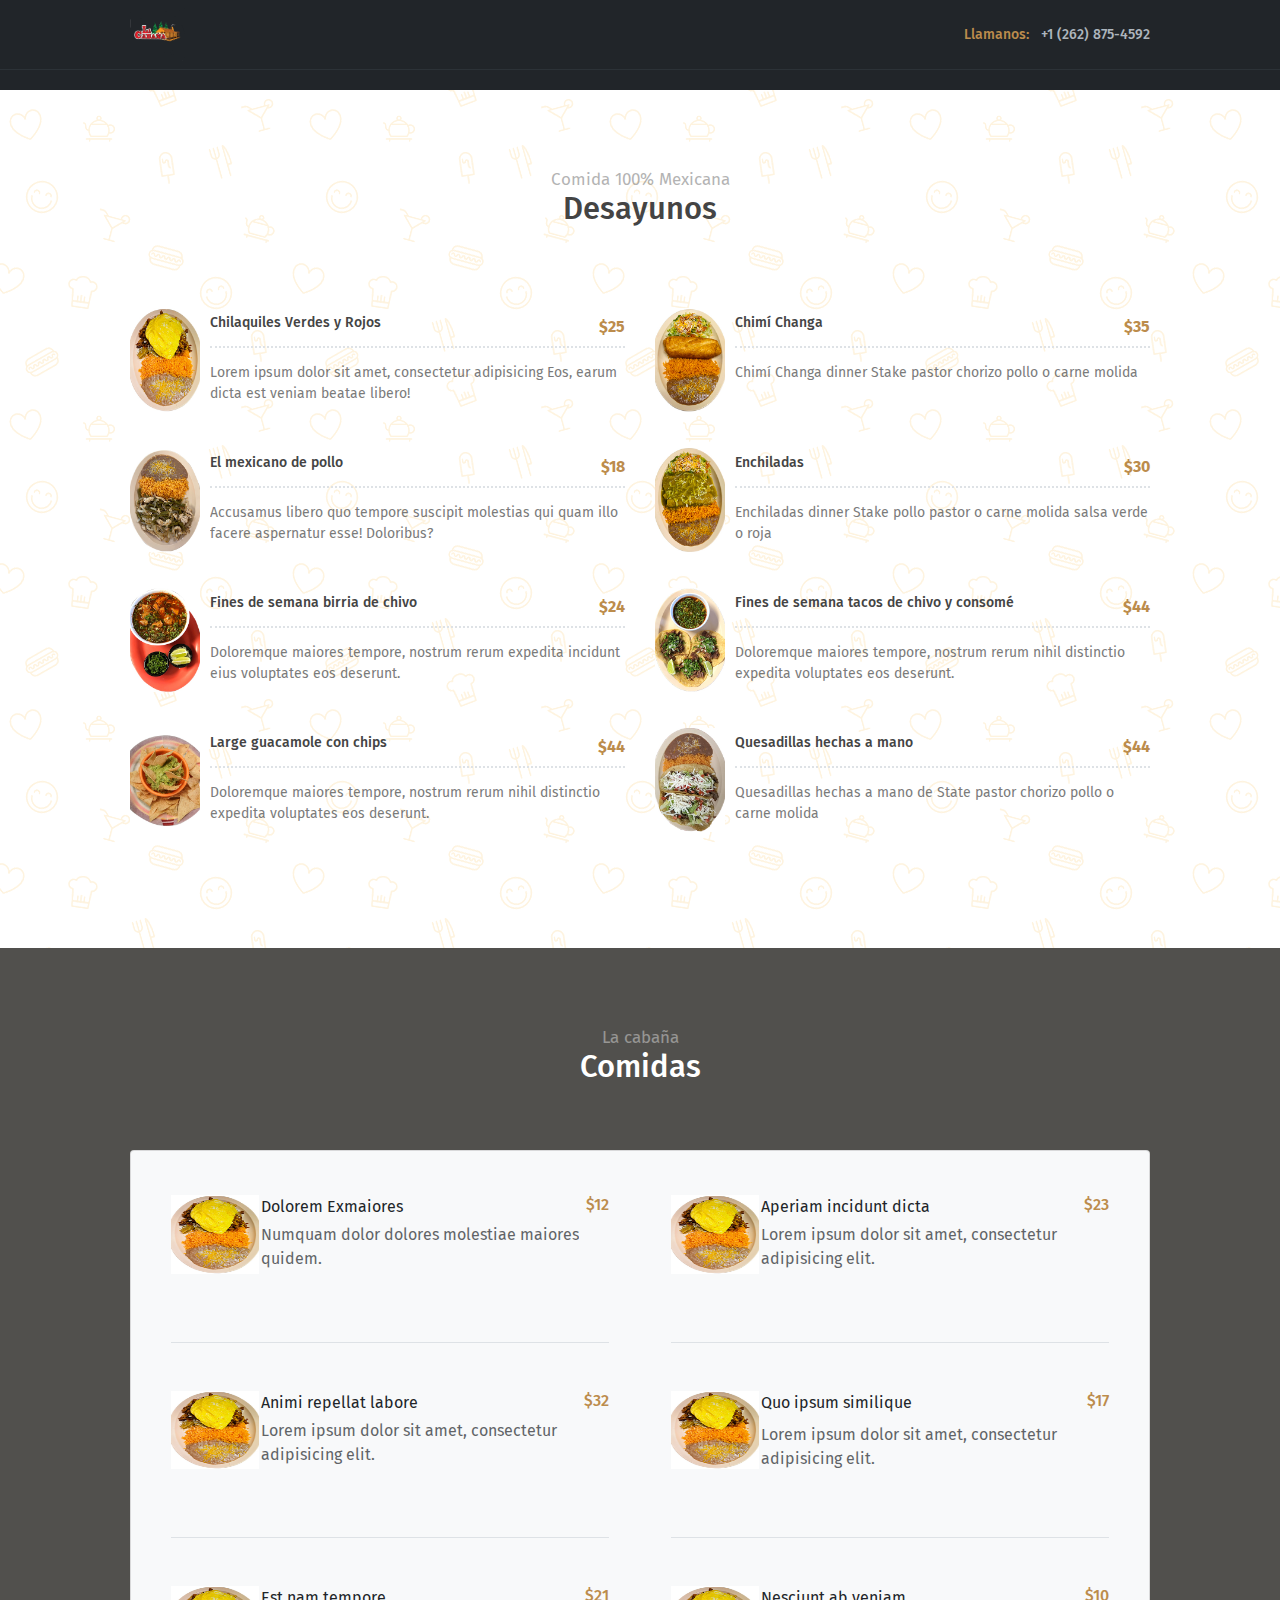
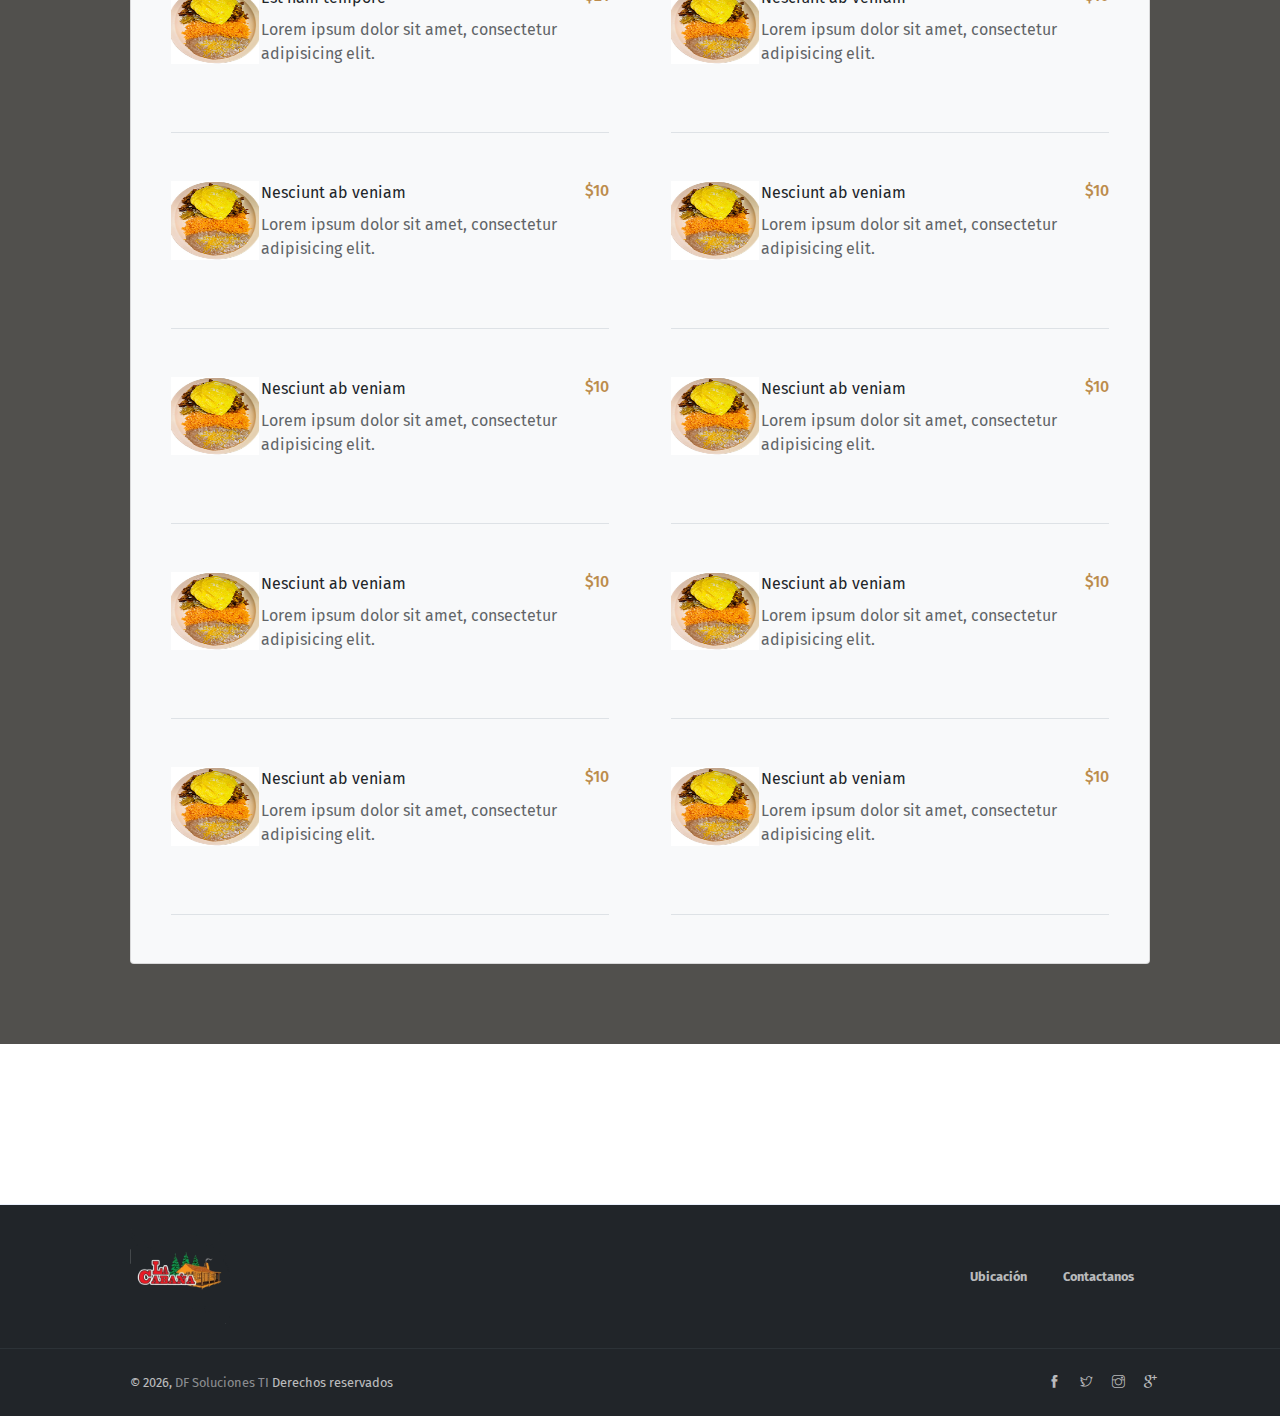
<file: public_html/menu.html>
<!DOCTYPE html>
<html lang="en">
<head>
	<meta charset="utf-8">
    <meta name="viewport" content="width=device-width, initial-scale=1, shrink-to-fit=no">
    <meta name="description" content="La cabaña ">
    <meta name="DF Soluciones TI" content="DevWeb">
    <title>La cabaña</title>
    <link rel="icon" type="image/jpg" href="assets/imgs/logo_lacabana.ico"/>
    <!-- font icons -->
    <link rel="stylesheet" href="assets/vendors/themify-icons/css/themify-icons.css">
    <!-- Bootstrap + Pigga main styles -->
	<link rel="stylesheet" href="assets/css/pigga.css">
    <link rel="stylesheet" href="/css/styles.css">
</head>
<body data-spy="scroll" data-target=".navbar" data-offset="40" id="home">
    
    <!-- First Navigation -->
    <nav class="navbar nav-first navbar-dark bg-dark">
        <div class="container">
            <a class="navbar-brand" href="index.html">
                <img src="assets/imgs/logo_lacabana.png" alt="La cabaña USA">
            </a>
            <ul class="navbar-nav ml-auto">
                <li class="nav-item">
                    <a class="nav-link text-primary" href="#home">Llamanos: <span class="pl-2 text-muted">+1 (262) 875-4592</span></a>
                </li>                   
            </ul>
        </div>
    </nav>
    <!-- End of First Navigation --> 
    <!-- Second Navigation -->
    <nav class="nav-second navbar custom-navbar navbar-expand-sm navbar-dark bg-dark sticky-top">
        <div class="container">
            <button class="navbar-toggler ml-auto" type="button" data-toggle="collapse" data-target="#navbarSupportedContent" aria-controls="navbarSupportedContent" aria-expanded="false" aria-label="Toggle navigation">
                <span class="navbar-toggler-icon"></span>
            </button>
            <div class="collapse navbar-collapse" id="navbarSupportedContent">
                
            </div>
        </div>
    </nav>
    <!-- End Of Second Navigation --> 
    <!-- Page Header -->
    <!-- <header class="header">
        <div class="overlay">
           <img src="assets/imgs/logo_lacabana.png" alt="" class="logo zoom">
            <h1 class="subtitle">Welcome a nuestro restaurante </h1>
            <h1 class="title">La Cabaña</h1> 
            <a class="btn btn-primary mt-3" href="#book-table">Book A Table</a>  
        </div>      
    </header> -->
    <!-- End Of Page Header --> 
    <!-- About Section -->

    <!-- End OF About Section -->

    <!-- Service Section -->
    <section id="service" class="pattern-style-4 has-overlay">
        <div class="container raise-2">
            <h6 class="section-subtitle text-center">Comida 100% Mexicana</h6>
            <h3 class="section-title mb-6 pb-3 text-center">Desayunos</h3>
            <div class="row">
                <div class="col-md-6 mb-4">
                    <a href="javascrip:void(0)" class="custom-list">
                        <div class="img-holder">
                            <img src="assets/imgs/dish-1_chilaquiles_vr.jpg" alt="Chilaquiles " class="zoom">
                        </div>
                        <div class="info">
                            <div class="head clearfix">
                                <h5 class="title float-left">Chilaquiles Verdes y Rojos</h5>
                                <p class="float-right text-primary">$25</p>
                            </div>
                            <div class="body">
                                <p>Lorem ipsum dolor sit amet, consectetur adipisicing Eos, earum dicta est veniam beatae libero!</p>
                            </div>
                        </div>
                    </a>
                </div>
                <div class="col-md-6 mb-4">
                    <a href="javascrip:void(0)" class="custom-list">
                        <div class="img-holder">
                            <img src="assets/imgs/dish-2_chimiChanga.jpg" alt="Chimi changa " class="zoom">
                        </div>
                        <div class="info">
                            <div class="head clearfix">
                                <h5 class="title float-left">Chimí Changa</h5>
                                <p class="float-right text-primary">$35</p>
                            </div>
                            <div class="body">
                                <p>Chimí Changa dinner Stake pastor chorizo pollo o carne molida</p>
                            </div>
                        </div>
                    </a>
                </div>
                <div class="col-md-6 mb-4">
                    <a href="javascrip:void(0)" class="custom-list">
                        <div class="img-holder">
                            <img src="assets/imgs/dish-3_mexicanoPollo.jpg" alt=" " class="zoom">
                        </div>
                        <div class="info">
                            <div class="head clearfix">
                                <h5 class="title float-left">El mexicano de pollo</h5>
                                <p class="float-right text-primary">$18</p>
                            </div>
                            <div class="body">
                                <p>Accusamus libero quo tempore suscipit molestias qui quam illo facere aspernatur esse! Doloribus?</p>
                            </div>
                        </div>
                    </a>
                </div>
                <div class="col-md-6 mb-4">
                    <a href="javascrip:void(0)" class="custom-list">
                        <div class="img-holder">
                            <img src="assets/imgs/dish-4_enchiladas.jpg" alt=" " class="zoom">
                        </div>
                        <div class="info">
                            <div class="head clearfix">
                                <h5 class="title float-left">Enchiladas</h5>
                                <p class="float-right text-primary">$30</p>
                            </div>
                            <div class="body">
                                <p>Enchiladas dinner Stake pollo pastor o carne molida salsa verde o roja</p>
                            </div>
                        </div>
                    </a>
                </div>
                <div class="col-md-6 mb-4">
                    <a href="javascrip:void(0)" class="custom-list">
                        <div class="img-holder">
                            <img src="assets/imgs/dish-5_birriaChivo.jpg" alt=" " class="zoom">
                        </div>
                        <div class="info">
                            <div class="head clearfix">
                                <h5 class="title float-left">Fines de semana birria de chivo</h5>
                                <p class="float-right text-primary">$24</p>
                            </div>
                            <div class="body">
                                <p>Doloremque maiores tempore, nostrum rerum expedita incidunt eius voluptates eos deserunt.</p>
                            </div>
                        </div>
                    </a>
                </div>
                <div class="col-md-6 mb-4">
                    <a href="javascrip:void(0)" class="custom-list">
                        <div class="img-holder">
                            <img src="assets/imgs/dish-6_chivoConsome.jpg" alt=" " class="zoom">
                        </div>
                        <div class="info">
                            <div class="head clearfix">
                                <h5 class="title float-left">Fines de semana tacos de chivo y consomé</h5>
                                <p class="float-right text-primary">$44</p>
                            </div>
                            <div class="body">
                                <p>Doloremque maiores tempore, nostrum rerum nihil distinctio expedita voluptates eos deserunt.</p>
                            </div>
                        </div>
                    </a>
                </div>

                <div class="col-md-6 mb-4">
                    <a href="javascrip:void(0)" class="custom-list">
                        <div class="img-holder">
                            <img src="assets/imgs/dish-7_guacamoleChips.jpg" alt=" " class="zoom">
                        </div>
                        <div class="info">
                            <div class="head clearfix">
                                <h5 class="title float-left">Large guacamole con chips</h5>
                                <p class="float-right text-primary">$44</p>
                            </div>
                            <div class="body">
                                <p>Doloremque maiores tempore, nostrum rerum nihil distinctio expedita voluptates eos deserunt.</p>
                            </div>
                        </div>
                    </a>
                </div>
                <div class="col-md-6 mb-4">
                    <a href="javascrip:void(0)" class="custom-list">
                        <div class="img-holder">
                            <img src="assets/imgs/dish-8_Quesadillas.jpg" alt=" " class="zoom">
                        </div>
                        <div class="info">
                            <div class="head clearfix">
                                <h5 class="title float-left">Quesadillas hechas a mano</h5>
                                <p class="float-right text-primary">$44</p>
                            </div>
                            <div class="body">
                                <p>Quesadillas hechas a mano de State pastor chorizo pollo o carne molida</p>
                            </div>
                        </div>
                    </a>
                </div>
            </div>                  
        </div>
    </section>
    <!-- End of Featured Food Section -->

    <!-- Menu Section -->
    <section class="has-img-bg">
        <div class="container">
            <h6 class="section-subtitle text-center">La cabaña</h6>
            <h3 class="section-title mb-6 text-center"><a href=""></a> Comidas</h3>
            <div class="card bg-light">
                <div class="card-body px-4 pb-4 text-center">                   
                    <div class="row text-left">
                        <div class="col-md-6 my-4">
                            <a href="#" class="pb-3 mx-3 d-block text-dark text-decoration-none border border-left-0 border-top-0 border-right-0">
                                <div class="d-flex">
                                    <div class="img-holder">
                                        <img src="assets/imgs/dish-1_chilaquiles_vr.jpg" alt="Chilaquiles " class="zoom" width="90px" height="60%" style="padding-right: 2px;">
                                    </div>
                                    <div class="flex-grow-1">
                                        Dolorem Exmaiores
                                        <p class="mt-1 mb-0">Numquam dolor dolores molestiae maiores quidem.</p>
                                    </div>
                                    <h6 class="float-right text-primary">$12</h6>
                                </div>
                            </a>
                        </div>
                        <div class="col-md-6 my-4">
                            <a href="#" class="pb-3 mx-3 d-block text-dark text-decoration-none border border-left-0 border-top-0 border-right-0">
                                <div class="d-flex">
                                    <div class="img-holder">
                                        <img src="assets/imgs/dish-1_chilaquiles_vr.jpg" alt="Chilaquiles " class="zoom" width="90px" height="60%" style="padding-right: 2px;">
                                    </div>
                                    <div class="flex-grow-1">
                                        Aperiam incidunt dicta
                                        <p class="mt-1 mb-0">Lorem ipsum dolor sit amet, consectetur adipisicing elit.</p>
                                    </div>
                                    <h6 class="float-right text-primary">$23</h6>
                                </div>
                            </a>
                        </div>
                        <div class="col-md-6 my-4">
                            <a href="#" class="pb-3 mx-3 d-block text-dark text-decoration-none border border-left-0 border-top-0 border-right-0">
                                <div class="d-flex">
                                    <div class="img-holder">
                                        <img src="assets/imgs/dish-1_chilaquiles_vr.jpg" alt="Chilaquiles " class="zoom" width="90px" height="60%" style="padding-right: 2px;">
                                    </div>
                                    <div class="flex-grow-1">
                                        Animi repellat labore
                                        <p class="mt-1 mb-0">Lorem ipsum dolor sit amet, consectetur adipisicing elit.</p>
                                    </div>
                                    <h6 class="float-right text-primary">$32</h6>
                                </div>
                            </a>
                        </div>
                        <div class="col-md-6 my-4">
                            <a href="#" class="pb-3 mx-3 d-block text-dark text-decoration-none border border-left-0 border-top-0 border-right-0">
                                <div class="d-flex">
                                    <div class="img-holder">
                                        <img src="assets/imgs/dish-1_chilaquiles_vr.jpg" alt="Chilaquiles " class="zoom" width="90px" height="60%" style="padding-right: 2px;">
                                    </div>
                                    <div class="flex-grow-1">
                                        Quo ipsum similique 
                                        <p class="mt-2 mb-0">Lorem ipsum dolor sit amet, consectetur adipisicing elit.</p>
                                    </div>
                                    <h6 class="float-right text-primary">$17</h6>
                                </div>
                            </a>
                        </div>
                        <div class="col-md-6 my-4">
                            <a href="#" class="pb-3 mx-3 d-block text-dark text-decoration-none border border-left-0 border-top-0 border-right-0">
                                <div class="d-flex">
                                    <div class="img-holder">
                                        <img src="assets/imgs/dish-1_chilaquiles_vr.jpg" alt="Chilaquiles " class="zoom" width="90px" height="60%" style="padding-right: 2px;">
                                    </div>
                                    <div class="flex-grow-1">
                                        Est nam tempore
                                        <p class="mt-2 mb-0">Lorem ipsum dolor sit amet, consectetur adipisicing elit.</p>
                                    </div>
                                    <h6 class="float-right text-primary">$21</h6>
                                </div>
                            </a>
                        </div>
                        <div class="col-md-6 my-4">
                            <a href="#" class="pb-3 mx-3 d-block text-dark text-decoration-none border border-left-0 border-top-0 border-right-0">
                                <div class="d-flex">
                                    <div class="img-holder">
                                        <img src="assets/imgs/dish-1_chilaquiles_vr.jpg" alt="Chilaquiles " class="zoom" width="90px" height="60%" style="padding-right: 2px;">
                                    </div>
                                    <div class="flex-grow-1">
                                        Nesciunt ab veniam
                                        <p class="mt-2 mb-0">Lorem ipsum dolor sit amet, consectetur adipisicing elit.</p>
                                    </div>
                                    <h6 class="float-right text-primary">$10</h6>
                                </div>
                            </a>
                        </div>
                        <div class="col-md-6 my-4">
                            <a href="#" class="pb-3 mx-3 d-block text-dark text-decoration-none border border-left-0 border-top-0 border-right-0">
                                <div class="d-flex">
                                    <div class="img-holder">
                                        <img src="assets/imgs/dish-1_chilaquiles_vr.jpg" alt="Chilaquiles " class="zoom" width="90px" height="60%" style="padding-right: 2px;">
                                    </div>
                                    <div class="flex-grow-1">
                                        Nesciunt ab veniam
                                        <p class="mt-2 mb-0">Lorem ipsum dolor sit amet, consectetur adipisicing elit.</p>
                                    </div>
                                    <h6 class="float-right text-primary">$10</h6>
                                </div>
                            </a>
                        </div>
                        <div class="col-md-6 my-4">
                            <a href="#" class="pb-3 mx-3 d-block text-dark text-decoration-none border border-left-0 border-top-0 border-right-0">
                                <div class="d-flex">
                                    <div class="img-holder">
                                        <img src="assets/imgs/dish-1_chilaquiles_vr.jpg" alt="Chilaquiles " class="zoom" width="90px" height="60%" style="padding-right: 2px;">
                                    </div>
                                    <div class="flex-grow-1">
                                        Nesciunt ab veniam
                                        <p class="mt-2 mb-0">Lorem ipsum dolor sit amet, consectetur adipisicing elit.</p>
                                    </div>
                                    <h6 class="float-right text-primary">$10</h6>
                                </div>
                            </a>
                        </div>
                        <div class="col-md-6 my-4">
                            <a href="#" class="pb-3 mx-3 d-block text-dark text-decoration-none border border-left-0 border-top-0 border-right-0">
                                <div class="d-flex">
                                    <div class="img-holder">
                                        <img src="assets/imgs/dish-1_chilaquiles_vr.jpg" alt="Chilaquiles " class="zoom" width="90px" height="60%" style="padding-right: 2px;">
                                    </div>
                                    <div class="flex-grow-1">
                                        Nesciunt ab veniam
                                        <p class="mt-2 mb-0">Lorem ipsum dolor sit amet, consectetur adipisicing elit.</p>
                                    </div>
                                    <h6 class="float-right text-primary">$10</h6>
                                </div>
                            </a>
                        </div>
                        <div class="col-md-6 my-4">
                            <a href="#" class="pb-3 mx-3 d-block text-dark text-decoration-none border border-left-0 border-top-0 border-right-0">
                                <div class="d-flex">
                                    <div class="img-holder">
                                        <img src="assets/imgs/dish-1_chilaquiles_vr.jpg" alt="Chilaquiles " class="zoom" width="90px" height="60%" style="padding-right: 2px;">
                                    </div>
                                    <div class="flex-grow-1">
                                        Nesciunt ab veniam
                                        <p class="mt-2 mb-0">Lorem ipsum dolor sit amet, consectetur adipisicing elit.</p>
                                    </div>
                                    <h6 class="float-right text-primary">$10</h6>
                                </div>
                            </a>
                        </div>
                        <div class="col-md-6 my-4">
                            <a href="#" class="pb-3 mx-3 d-block text-dark text-decoration-none border border-left-0 border-top-0 border-right-0">
                                <div class="d-flex">
                                    <div class="img-holder">
                                        <img src="assets/imgs/dish-1_chilaquiles_vr.jpg" alt="Chilaquiles " class="zoom" width="90px" height="60%" style="padding-right: 2px;">
                                    </div>
                                    <div class="flex-grow-1">
                                        Nesciunt ab veniam
                                        <p class="mt-2 mb-0">Lorem ipsum dolor sit amet, consectetur adipisicing elit.</p>
                                    </div>
                                    <h6 class="float-right text-primary">$10</h6>
                                </div>
                            </a>
                        </div>
                        <div class="col-md-6 my-4">
                            <a href="#" class="pb-3 mx-3 d-block text-dark text-decoration-none border border-left-0 border-top-0 border-right-0">
                                <div class="d-flex">
                                    <div class="img-holder">
                                        <img src="assets/imgs/dish-1_chilaquiles_vr.jpg" alt="Chilaquiles " class="zoom" width="90px" height="60%" style="padding-right: 2px;">
                                    </div>
                                    <div class="flex-grow-1">
                                        Nesciunt ab veniam
                                        <p class="mt-2 mb-0">Lorem ipsum dolor sit amet, consectetur adipisicing elit.</p>
                                    </div>
                                    <h6 class="float-right text-primary">$10</h6>
                                </div>
                            </a>
                        </div>
                        <div class="col-md-6 my-4">
                            <a href="#" class="pb-3 mx-3 d-block text-dark text-decoration-none border border-left-0 border-top-0 border-right-0">
                                <div class="d-flex">
                                    <div class="img-holder">
                                        <img src="assets/imgs/dish-1_chilaquiles_vr.jpg" alt="Chilaquiles " class="zoom" width="90px" height="60%" style="padding-right: 2px;">
                                    </div>
                                    <div class="flex-grow-1">
                                        Nesciunt ab veniam
                                        <p class="mt-2 mb-0">Lorem ipsum dolor sit amet, consectetur adipisicing elit.</p>
                                    </div>
                                    <h6 class="float-right text-primary">$10</h6>
                                </div>
                            </a>
                        </div>
                        <div class="col-md-6 my-4">
                            <a href="#" class="pb-3 mx-3 d-block text-dark text-decoration-none border border-left-0 border-top-0 border-right-0">
                                <div class="d-flex">
                                    <div class="img-holder">
                                        <img src="assets/imgs/dish-1_chilaquiles_vr.jpg" alt="Chilaquiles " class="zoom" width="90px" height="60%" style="padding-right: 2px;">
                                    </div>
                                    <div class="flex-grow-1">
                                        Nesciunt ab veniam
                                        <p class="mt-2 mb-0">Lorem ipsum dolor sit amet, consectetur adipisicing elit.</p>
                                    </div>
                                    <h6 class="float-right text-primary">$10</h6>
                                </div>
                            </a>
                        </div>
                    </div>
                </div>
            </div>                  
        </div>
    </section>
    <!-- End of Menu Section -->

    <!-- Book Table Section -->
    <section id="book-table" class="bg-white">
        <div class="container">
            <div class="row align-items-center">
              
            </div>
        </div>
    </section>
    <!-- End OF Book Table Section -->

    <!-- Prefooter Section  -->
    <div class="py-4 border border-lighter border-bottom-0 border-left-0 border-right-0 bg-dark">
        <div class="container">
            <div class="row justify-content-between align-items-center text-center">
                <div class="col-md-3 text-md-left mb-3 mb-md-0">
                    <a href="index.html">
                    <img src="assets/imgs/logo_lacabana.png" width="100" alt="La cabaña USA" class="mb-0"></a>
                </div>
                <div class="col-md-9 text-md-right">
                    <a href="ubicacion.html" class="px-3"><small class="font-weight-bold">Ubicación</small></a>
                    <a href="contacto.html" class="px-3"><small class="font-weight-bold">Contactanos</small></a>
                </div>
            </div>
        </div>
    </div>
    <!-- End of PreFooter Section -->

    <!-- Page Footer -->
    <footer class="border border-dark border-left-0 border-right-0 border-bottom-0 p-4 bg-dark">
        <div class="container">
            <div class="row align-items-center text-center text-md-left">
                <div class="col">
                    <p class="mb-0 small">&copy; <script>document.write(new Date().getFullYear())</script>, <a href="#" target="_blank">DF Soluciones TI</a>  Derechos reservados </p> 
                </div>
                <div class="d-none d-md-block">
                    <h6 class="small mb-0">
                        <a href="https://www.facebook.com/LaCabanaWaukesha?mibextid=ZbWKwL" target="_blank" class="px-2"><i class="ti-facebook"></i></a>
                        <a href="javascript:void(0)" class="px-2"><i class="ti-twitter"></i></a>
                        <a href="javascript:void(0)" class="px-2"><i class="ti-instagram"></i></a>
                        <a href="javascript:void(0)" class="px-2"><i class="ti-google"></i></a>
                    </h6>
                </div>
            </div>
        </div>
        
    </footer>
    <!-- End of Page Footer -->

    <!-- core  -->
    <script src="assets/vendors/jquery/jquery-3.4.1.js"></script>
    <script src="assets/vendors/bootstrap/bootstrap.bundle.js"></script>

    <!-- bootstrap affix -->
    <script src="assets/vendors/bootstrap/bootstrap.affix.js"></script>

    <!-- Pigga js -->
    <script src="assets/js/pigga.js"></script>

</body>
</html>
</file>
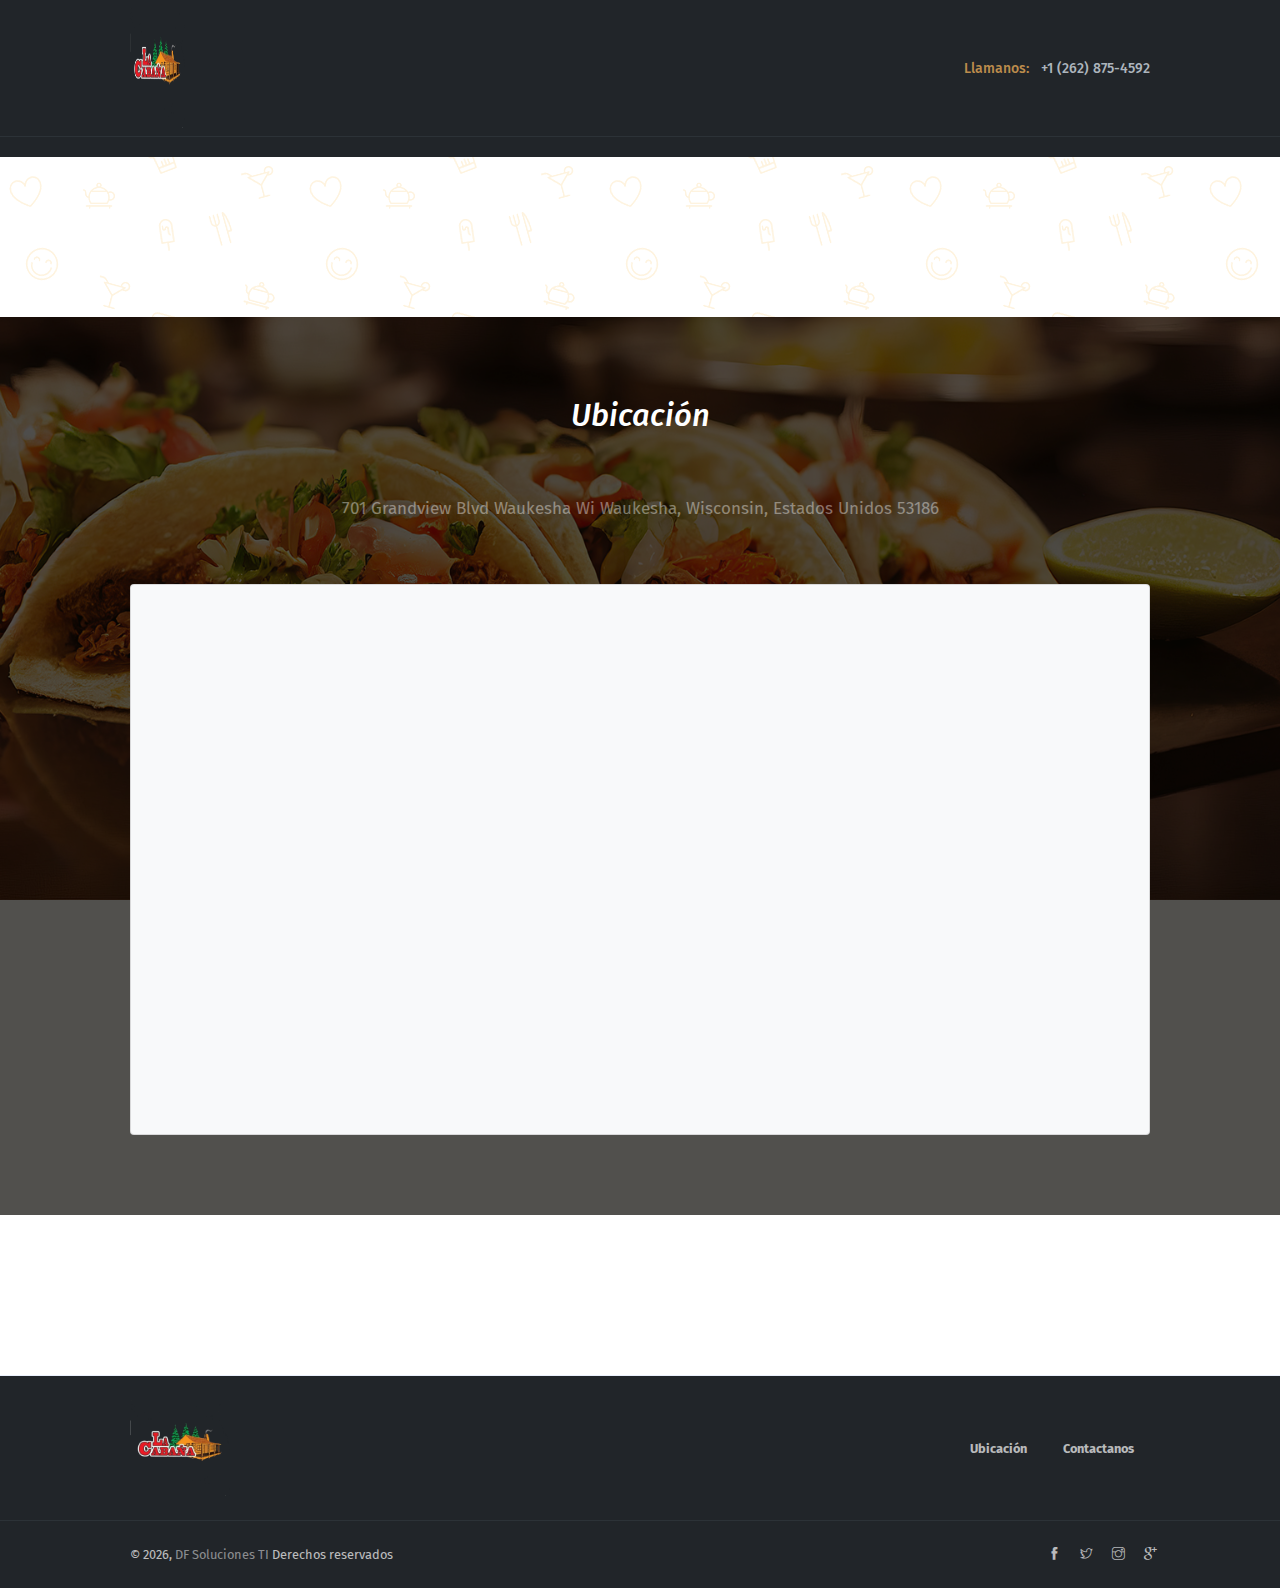
<file: public_html/ubicacion.html>
<!DOCTYPE html>
<html lang="en">
<head>
	<meta charset="utf-8">
    <meta name="viewport" content="width=device-width, initial-scale=1, shrink-to-fit=no">
    <meta name="description" content="La cabaña ">
    <meta name="DF Soluciones TI" content="DevWeb">
    <title>La cabaña</title>
    <link rel="icon" type="image/jpg" href="assets/imgs/logo_lacabana.ico"/>
    <!-- font icons -->
    <link rel="stylesheet" href="assets/vendors/themify-icons/css/themify-icons.css">
    <!-- Bootstrap + Pigga main styles -->
	<link rel="stylesheet" href="assets/css/pigga.css">
    <link rel="stylesheet" href="/css/styles.css">
</head>
<body data-spy="scroll" data-target=".navbar" data-offset="40" id="home">
    
    <!-- First Navigation -->
    <nav class="navbar nav-first navbar-dark bg-dark">
        <div class="container">
            <a class="navbar-brand" href="index.html">
                <img src="assets/imgs/logo_lacabana.png" alt="La cabaña USA" width="100%" height="120px">
            </a>
            <ul class="navbar-nav ml-auto">
                <li class="nav-item">
                    <a class="nav-link text-primary" href="#home">Llamanos: <span class="pl-2 text-muted">+1 (262) 875-4592</span></a>
                </li>                   
            </ul>
        </div>
    </nav>
    <!-- End of First Navigation --> 
    <!-- Second Navigation -->
    <nav class="nav-second navbar custom-navbar navbar-expand-sm navbar-dark bg-dark sticky-top">
        <div class="container">
            <button class="navbar-toggler ml-auto" type="button" data-toggle="collapse" data-target="#navbarSupportedContent" aria-controls="navbarSupportedContent" aria-expanded="false" aria-label="Toggle navigation">
                <span class="navbar-toggler-icon"></span>
            </button>
            <div class="collapse navbar-collapse" id="navbarSupportedContent">
                
            </div>
        </div>
    </nav>

    <!-- Service Section -->
    <section id="service" class="pattern-style-4 has-overlay">
    </section>
    <!-- End of Featured Food Section -->

    <!-- Menu Section -->
    <section class="has-img-bg">
        <div class="container">
            <h3 class="section-title mb-6 text-center"><a href=""></a> <i class="fa-solid fa-location-dot">Ubicación</i></h3>
            <h3 class="section-subtitle mb-6 text-center"><a href=""></a> 701 Grandview Blvd Waukesha Wi Waukesha, Wisconsin, Estados Unidos 53186</h3>
            <div class="card bg-light">
                <div class="card-body px-4 pb-4 text-center">                   
                    <div class="row text-left">
                        <div class="col-md-8 my-4">
                            <iframe src="https://www.google.com/maps/embed?pb=!1m18!1m12!1m3!1d2916.8737348076547!2d-88.2579566234059!3d43.0230447929583!2m3!1f0!2f0!3f0!3m2!1i1024!2i768!4f13.1!3m3!1m2!1s0x8805af48865cd46f%3A0x3cf1d00f145e7dbf!2sLa%20Caba%C3%B1a%20Family%20Restaurant!5e0!3m2!1ses-419!2smx!4v1694141308418!5m2!1ses-419!2smx" width="950" height="450" style="border:0;" allowfullscreen="" loading="lazy" referrerpolicy="no-referrer-when-downgrade"></iframe>
                        </div>
                        

                    </div>
                </div>
            </div>                  
        </div>
    </section>
    <!-- End of Menu Section -->

    <!-- Book Table Section -->
    <section id="book-table" class="bg-white">
        <div class="container">
            <div class="row align-items-center">
              
            </div>
        </div>
    </section>
    <!-- End OF Book Table Section -->

    <!-- Prefooter Section  -->
    <div class="py-4 border border-lighter border-bottom-0 border-left-0 border-right-0 bg-dark">
        <div class="container">
            <div class="row justify-content-between align-items-center text-center">
                <div class="col-md-3 text-md-left mb-3 mb-md-0">
                    <a href="index.html">
                    <img src="assets/imgs/logo_lacabana.png" width="100" alt="La cabaña USA" class="mb-0"></a>
                </div>
                <div class="col-md-9 text-md-right">
                    <a href="ubicacion.html" class="px-3"><small class="font-weight-bold">Ubicación</small></a>
                    <a href="contacto.html" class="px-3"><small class="font-weight-bold">Contactanos</small></a>
                </div>
            </div>
        </div>
    </div>
    <!-- End of PreFooter Section -->

    <!-- Page Footer -->
    <footer class="border border-dark border-left-0 border-right-0 border-bottom-0 p-4 bg-dark">
        <div class="container">
            <div class="row align-items-center text-center text-md-left">
                <div class="col">
                    <p class="mb-0 small">&copy; <script>document.write(new Date().getFullYear())</script>, <a href="#" target="_blank">DF Soluciones TI</a>  Derechos reservados </p> 
                </div>
                <div class="d-none d-md-block">
                    <h6 class="small mb-0">
                        <a href="https://www.facebook.com/LaCabanaWaukesha?mibextid=ZbWKwL" target="_blank" class="px-2"><i class="ti-facebook"></i></a>
                        <a href="javascript:void(0)" class="px-2"><i class="ti-twitter"></i></a>
                        <a href="javascript:void(0)" class="px-2"><i class="ti-instagram"></i></a>
                        <a href="javascript:void(0)" class="px-2"><i class="ti-google"></i></a>
                    </h6>
                </div>
            </div>
        </div>
        
    </footer>
    <!-- End of Page Footer -->

    <!-- core  -->
    <script src="assets/vendors/jquery/jquery-3.4.1.js"></script>
    <script src="assets/vendors/bootstrap/bootstrap.bundle.js"></script>

    <!-- bootstrap affix -->
    <script src="assets/vendors/bootstrap/bootstrap.affix.js"></script>

    <!-- Pigga js -->
    <script src="assets/js/pigga.js"></script>

</body>
</html>
</file>
<file: public_html/assets/vendors/themify-icons/css/themify-icons.css>
@font-face {
	font-family: 'themify';
	src:url("../fonts/themify.eot?-fvbane");
	src:url("../fonts/themify.eot?#iefix-fvbane") format("embedded-opentype"),
		url("../fonts/themify.woff?-fvbane") format("woff"),
		url("../fonts/themify.ttf?-fvbane") format("truetype"),
		url("../fonts/themify.svg?-fvbane#themify") format("svg");
	font-weight: normal;
	font-style: normal;
}

[class^="ti-"], [class*=" ti-"] {
	font-family: 'themify';
	speak: none;
	font-style: normal;
	font-weight: normal;
	font-variant: normal;
	text-transform: none;
	line-height: 1;

	/* Better Font Rendering =========== */
	-webkit-font-smoothing: antialiased;
	-moz-osx-font-smoothing: grayscale;
}

.ti-wand:before {
	content: "\e600";
}
.ti-volume:before {
	content: "\e601";
}
.ti-user:before {
	content: "\e602";
}
.ti-unlock:before {
	content: "\e603";
}
.ti-unlink:before {
	content: "\e604";
}
.ti-trash:before {
	content: "\e605";
}
.ti-thought:before {
	content: "\e606";
}
.ti-target:before {
	content: "\e607";
}
.ti-tag:before {
	content: "\e608";
}
.ti-tablet:before {
	content: "\e609";
}
.ti-star:before {
	content: "\e60a";
}
.ti-spray:before {
	content: "\e60b";
}
.ti-signal:before {
	content: "\e60c";
}
.ti-shopping-cart:before {
	content: "\e60d";
}
.ti-shopping-cart-full:before {
	content: "\e60e";
}
.ti-settings:before {
	content: "\e60f";
}
.ti-search:before {
	content: "\e610";
}
.ti-zoom-in:before {
	content: "\e611";
}
.ti-zoom-out:before {
	content: "\e612";
}
.ti-cut:before {
	content: "\e613";
}
.ti-ruler:before {
	content: "\e614";
}
.ti-ruler-pencil:before {
	content: "\e615";
}
.ti-ruler-alt:before {
	content: "\e616";
}
.ti-bookmark:before {
	content: "\e617";
}
.ti-bookmark-alt:before {
	content: "\e618";
}
.ti-reload:before {
	content: "\e619";
}
.ti-plus:before {
	content: "\e61a";
}
.ti-pin:before {
	content: "\e61b";
}
.ti-pencil:before {
	content: "\e61c";
}
.ti-pencil-alt:before {
	content: "\e61d";
}
.ti-paint-roller:before {
	content: "\e61e";
}
.ti-paint-bucket:before {
	content: "\e61f";
}
.ti-na:before {
	content: "\e620";
}
.ti-mobile:before {
	content: "\e621";
}
.ti-minus:before {
	content: "\e622";
}
.ti-medall:before {
	content: "\e623";
}
.ti-medall-alt:before {
	content: "\e624";
}
.ti-marker:before {
	content: "\e625";
}
.ti-marker-alt:before {
	content: "\e626";
}
.ti-arrow-up:before {
	content: "\e627";
}
.ti-arrow-right:before {
	content: "\e628";
}
.ti-arrow-left:before {
	content: "\e629";
}
.ti-arrow-down:before {
	content: "\e62a";
}
.ti-lock:before {
	content: "\e62b";
}
.ti-location-arrow:before {
	content: "\e62c";
}
.ti-link:before {
	content: "\e62d";
}
.ti-layout:before {
	content: "\e62e";
}
.ti-layers:before {
	content: "\e62f";
}
.ti-layers-alt:before {
	content: "\e630";
}
.ti-key:before {
	content: "\e631";
}
.ti-import:before {
	content: "\e632";
}
.ti-image:before {
	content: "\e633";
}
.ti-heart:before {
	content: "\e634";
}
.ti-heart-broken:before {
	content: "\e635";
}
.ti-hand-stop:before {
	content: "\e636";
}
.ti-hand-open:before {
	content: "\e637";
}
.ti-hand-drag:before {
	content: "\e638";
}
.ti-folder:before {
	content: "\e639";
}
.ti-flag:before {
	content: "\e63a";
}
.ti-flag-alt:before {
	content: "\e63b";
}
.ti-flag-alt-2:before {
	content: "\e63c";
}
.ti-eye:before {
	content: "\e63d";
}
.ti-export:before {
	content: "\e63e";
}
.ti-exchange-vertical:before {
	content: "\e63f";
}
.ti-desktop:before {
	content: "\e640";
}
.ti-cup:before {
	content: "\e641";
}
.ti-crown:before {
	content: "\e642";
}
.ti-comments:before {
	content: "\e643";
}
.ti-comment:before {
	content: "\e644";
}
.ti-comment-alt:before {
	content: "\e645";
}
.ti-close:before {
	content: "\e646";
}
.ti-clip:before {
	content: "\e647";
}
.ti-angle-up:before {
	content: "\e648";
}
.ti-angle-right:before {
	content: "\e649";
}
.ti-angle-left:before {
	content: "\e64a";
}
.ti-angle-down:before {
	content: "\e64b";
}
.ti-check:before {
	content: "\e64c";
}
.ti-check-box:before {
	content: "\e64d";
}
.ti-camera:before {
	content: "\e64e";
}
.ti-announcement:before {
	content: "\e64f";
}
.ti-brush:before {
	content: "\e650";
}
.ti-briefcase:before {
	content: "\e651";
}
.ti-bolt:before {
	content: "\e652";
}
.ti-bolt-alt:before {
	content: "\e653";
}
.ti-blackboard:before {
	content: "\e654";
}
.ti-bag:before {
	content: "\e655";
}
.ti-move:before {
	content: "\e656";
}
.ti-arrows-vertical:before {
	content: "\e657";
}
.ti-arrows-horizontal:before {
	content: "\e658";
}
.ti-fullscreen:before {
	content: "\e659";
}
.ti-arrow-top-right:before {
	content: "\e65a";
}
.ti-arrow-top-left:before {
	content: "\e65b";
}
.ti-arrow-circle-up:before {
	content: "\e65c";
}
.ti-arrow-circle-right:before {
	content: "\e65d";
}
.ti-arrow-circle-left:before {
	content: "\e65e";
}
.ti-arrow-circle-down:before {
	content: "\e65f";
}
.ti-angle-double-up:before {
	content: "\e660";
}
.ti-angle-double-right:before {
	content: "\e661";
}
.ti-angle-double-left:before {
	content: "\e662";
}
.ti-angle-double-down:before {
	content: "\e663";
}
.ti-zip:before {
	content: "\e664";
}
.ti-world:before {
	content: "\e665";
}
.ti-wheelchair:before {
	content: "\e666";
}
.ti-view-list:before {
	content: "\e667";
}
.ti-view-list-alt:before {
	content: "\e668";
}
.ti-view-grid:before {
	content: "\e669";
}
.ti-uppercase:before {
	content: "\e66a";
}
.ti-upload:before {
	content: "\e66b";
}
.ti-underline:before {
	content: "\e66c";
}
.ti-truck:before {
	content: "\e66d";
}
.ti-timer:before {
	content: "\e66e";
}
.ti-ticket:before {
	content: "\e66f";
}
.ti-thumb-up:before {
	content: "\e670";
}
.ti-thumb-down:before {
	content: "\e671";
}
.ti-text:before {
	content: "\e672";
}
.ti-stats-up:before {
	content: "\e673";
}
.ti-stats-down:before {
	content: "\e674";
}
.ti-split-v:before {
	content: "\e675";
}
.ti-split-h:before {
	content: "\e676";
}
.ti-smallcap:before {
	content: "\e677";
}
.ti-shine:before {
	content: "\e678";
}
.ti-shift-right:before {
	content: "\e679";
}
.ti-shift-left:before {
	content: "\e67a";
}
.ti-shield:before {
	content: "\e67b";
}
.ti-notepad:before {
	content: "\e67c";
}
.ti-server:before {
	content: "\e67d";
}
.ti-quote-right:before {
	content: "\e67e";
}
.ti-quote-left:before {
	content: "\e67f";
}
.ti-pulse:before {
	content: "\e680";
}
.ti-printer:before {
	content: "\e681";
}
.ti-power-off:before {
	content: "\e682";
}
.ti-plug:before {
	content: "\e683";
}
.ti-pie-chart:before {
	content: "\e684";
}
.ti-paragraph:before {
	content: "\e685";
}
.ti-panel:before {
	content: "\e686";
}
.ti-package:before {
	content: "\e687";
}
.ti-music:before {
	content: "\e688";
}
.ti-music-alt:before {
	content: "\e689";
}
.ti-mouse:before {
	content: "\e68a";
}
.ti-mouse-alt:before {
	content: "\e68b";
}
.ti-money:before {
	content: "\e68c";
}
.ti-microphone:before {
	content: "\e68d";
}
.ti-menu:before {
	content: "\e68e";
}
.ti-menu-alt:before {
	content: "\e68f";
}
.ti-map:before {
	content: "\e690";
}
.ti-map-alt:before {
	content: "\e691";
}
.ti-loop:before {
	content: "\e692";
}
.ti-location-pin:before {
	content: "\e693";
}
.ti-list:before {
	content: "\e694";
}
.ti-light-bulb:before {
	content: "\e695";
}
.ti-Italic:before {
	content: "\e696";
}
.ti-info:before {
	content: "\e697";
}
.ti-infinite:before {
	content: "\e698";
}
.ti-id-badge:before {
	content: "\e699";
}
.ti-hummer:before {
	content: "\e69a";
}
.ti-home:before {
	content: "\e69b";
}
.ti-help:before {
	content: "\e69c";
}
.ti-headphone:before {
	content: "\e69d";
}
.ti-harddrives:before {
	content: "\e69e";
}
.ti-harddrive:before {
	content: "\e69f";
}
.ti-gift:before {
	content: "\e6a0";
}
.ti-game:before {
	content: "\e6a1";
}
.ti-filter:before {
	content: "\e6a2";
}
.ti-files:before {
	content: "\e6a3";
}
.ti-file:before {
	content: "\e6a4";
}
.ti-eraser:before {
	content: "\e6a5";
}
.ti-envelope:before {
	content: "\e6a6";
}
.ti-download:before {
	content: "\e6a7";
}
.ti-direction:before {
	content: "\e6a8";
}
.ti-direction-alt:before {
	content: "\e6a9";
}
.ti-dashboard:before {
	content: "\e6aa";
}
.ti-control-stop:before {
	content: "\e6ab";
}
.ti-control-shuffle:before {
	content: "\e6ac";
}
.ti-control-play:before {
	content: "\e6ad";
}
.ti-control-pause:before {
	content: "\e6ae";
}
.ti-control-forward:before {
	content: "\e6af";
}
.ti-control-backward:before {
	content: "\e6b0";
}
.ti-cloud:before {
	content: "\e6b1";
}
.ti-cloud-up:before {
	content: "\e6b2";
}
.ti-cloud-down:before {
	content: "\e6b3";
}
.ti-clipboard:before {
	content: "\e6b4";
}
.ti-car:before {
	content: "\e6b5";
}
.ti-calendar:before {
	content: "\e6b6";
}
.ti-book:before {
	content: "\e6b7";
}
.ti-bell:before {
	content: "\e6b8";
}
.ti-basketball:before {
	content: "\e6b9";
}
.ti-bar-chart:before {
	content: "\e6ba";
}
.ti-bar-chart-alt:before {
	content: "\e6bb";
}
.ti-back-right:before {
	content: "\e6bc";
}
.ti-back-left:before {
	content: "\e6bd";
}
.ti-arrows-corner:before {
	content: "\e6be";
}
.ti-archive:before {
	content: "\e6bf";
}
.ti-anchor:before {
	content: "\e6c0";
}
.ti-align-right:before {
	content: "\e6c1";
}
.ti-align-left:before {
	content: "\e6c2";
}
.ti-align-justify:before {
	content: "\e6c3";
}
.ti-align-center:before {
	content: "\e6c4";
}
.ti-alert:before {
	content: "\e6c5";
}
.ti-alarm-clock:before {
	content: "\e6c6";
}
.ti-agenda:before {
	content: "\e6c7";
}
.ti-write:before {
	content: "\e6c8";
}
.ti-window:before {
	content: "\e6c9";
}
.ti-widgetized:before {
	content: "\e6ca";
}
.ti-widget:before {
	content: "\e6cb";
}
.ti-widget-alt:before {
	content: "\e6cc";
}
.ti-wallet:before {
	content: "\e6cd";
}
.ti-video-clapper:before {
	content: "\e6ce";
}
.ti-video-camera:before {
	content: "\e6cf";
}
.ti-vector:before {
	content: "\e6d0";
}
.ti-themify-logo:before {
	content: "\e6d1";
}
.ti-themify-favicon:before {
	content: "\e6d2";
}
.ti-themify-favicon-alt:before {
	content: "\e6d3";
}
.ti-support:before {
	content: "\e6d4";
}
.ti-stamp:before {
	content: "\e6d5";
}
.ti-split-v-alt:before {
	content: "\e6d6";
}
.ti-slice:before {
	content: "\e6d7";
}
.ti-shortcode:before {
	content: "\e6d8";
}
.ti-shift-right-alt:before {
	content: "\e6d9";
}
.ti-shift-left-alt:before {
	content: "\e6da";
}
.ti-ruler-alt-2:before {
	content: "\e6db";
}
.ti-receipt:before {
	content: "\e6dc";
}
.ti-pin2:before {
	content: "\e6dd";
}
.ti-pin-alt:before {
	content: "\e6de";
}
.ti-pencil-alt2:before {
	content: "\e6df";
}
.ti-palette:before {
	content: "\e6e0";
}
.ti-more:before {
	content: "\e6e1";
}
.ti-more-alt:before {
	content: "\e6e2";
}
.ti-microphone-alt:before {
	content: "\e6e3";
}
.ti-magnet:before {
	content: "\e6e4";
}
.ti-line-double:before {
	content: "\e6e5";
}
.ti-line-dotted:before {
	content: "\e6e6";
}
.ti-line-dashed:before {
	content: "\e6e7";
}
.ti-layout-width-full:before {
	content: "\e6e8";
}
.ti-layout-width-default:before {
	content: "\e6e9";
}
.ti-layout-width-default-alt:before {
	content: "\e6ea";
}
.ti-layout-tab:before {
	content: "\e6eb";
}
.ti-layout-tab-window:before {
	content: "\e6ec";
}
.ti-layout-tab-v:before {
	content: "\e6ed";
}
.ti-layout-tab-min:before {
	content: "\e6ee";
}
.ti-layout-slider:before {
	content: "\e6ef";
}
.ti-layout-slider-alt:before {
	content: "\e6f0";
}
.ti-layout-sidebar-right:before {
	content: "\e6f1";
}
.ti-layout-sidebar-none:before {
	content: "\e6f2";
}
.ti-layout-sidebar-left:before {
	content: "\e6f3";
}
.ti-layout-placeholder:before {
	content: "\e6f4";
}
.ti-layout-menu:before {
	content: "\e6f5";
}
.ti-layout-menu-v:before {
	content: "\e6f6";
}
.ti-layout-menu-separated:before {
	content: "\e6f7";
}
.ti-layout-menu-full:before {
	content: "\e6f8";
}
.ti-layout-media-right-alt:before {
	content: "\e6f9";
}
.ti-layout-media-right:before {
	content: "\e6fa";
}
.ti-layout-media-overlay:before {
	content: "\e6fb";
}
.ti-layout-media-overlay-alt:before {
	content: "\e6fc";
}
.ti-layout-media-overlay-alt-2:before {
	content: "\e6fd";
}
.ti-layout-media-left-alt:before {
	content: "\e6fe";
}
.ti-layout-media-left:before {
	content: "\e6ff";
}
.ti-layout-media-center-alt:before {
	content: "\e700";
}
.ti-layout-media-center:before {
	content: "\e701";
}
.ti-layout-list-thumb:before {
	content: "\e702";
}
.ti-layout-list-thumb-alt:before {
	content: "\e703";
}
.ti-layout-list-post:before {
	content: "\e704";
}
.ti-layout-list-large-image:before {
	content: "\e705";
}
.ti-layout-line-solid:before {
	content: "\e706";
}
.ti-layout-grid4:before {
	content: "\e707";
}
.ti-layout-grid3:before {
	content: "\e708";
}
.ti-layout-grid2:before {
	content: "\e709";
}
.ti-layout-grid2-thumb:before {
	content: "\e70a";
}
.ti-layout-cta-right:before {
	content: "\e70b";
}
.ti-layout-cta-left:before {
	content: "\e70c";
}
.ti-layout-cta-center:before {
	content: "\e70d";
}
.ti-layout-cta-btn-right:before {
	content: "\e70e";
}
.ti-layout-cta-btn-left:before {
	content: "\e70f";
}
.ti-layout-column4:before {
	content: "\e710";
}
.ti-layout-column3:before {
	content: "\e711";
}
.ti-layout-column2:before {
	content: "\e712";
}
.ti-layout-accordion-separated:before {
	content: "\e713";
}
.ti-layout-accordion-merged:before {
	content: "\e714";
}
.ti-layout-accordion-list:before {
	content: "\e715";
}
.ti-ink-pen:before {
	content: "\e716";
}
.ti-info-alt:before {
	content: "\e717";
}
.ti-help-alt:before {
	content: "\e718";
}
.ti-headphone-alt:before {
	content: "\e719";
}
.ti-hand-point-up:before {
	content: "\e71a";
}
.ti-hand-point-right:before {
	content: "\e71b";
}
.ti-hand-point-left:before {
	content: "\e71c";
}
.ti-hand-point-down:before {
	content: "\e71d";
}
.ti-gallery:before {
	content: "\e71e";
}
.ti-face-smile:before {
	content: "\e71f";
}
.ti-face-sad:before {
	content: "\e720";
}
.ti-credit-card:before {
	content: "\e721";
}
.ti-control-skip-forward:before {
	content: "\e722";
}
.ti-control-skip-backward:before {
	content: "\e723";
}
.ti-control-record:before {
	content: "\e724";
}
.ti-control-eject:before {
	content: "\e725";
}
.ti-comments-smiley:before {
	content: "\e726";
}
.ti-brush-alt:before {
	content: "\e727";
}
.ti-youtube:before {
	content: "\e728";
}
.ti-vimeo:before {
	content: "\e729";
}
.ti-twitter:before {
	content: "\e72a";
}
.ti-time:before {
	content: "\e72b";
}
.ti-tumblr:before {
	content: "\e72c";
}
.ti-skype:before {
	content: "\e72d";
}
.ti-share:before {
	content: "\e72e";
}
.ti-share-alt:before {
	content: "\e72f";
}
.ti-rocket:before {
	content: "\e730";
}
.ti-pinterest:before {
	content: "\e731";
}
.ti-new-window:before {
	content: "\e732";
}
.ti-microsoft:before {
	content: "\e733";
}
.ti-list-ol:before {
	content: "\e734";
}
.ti-linkedin:before {
	content: "\e735";
}
.ti-layout-sidebar-2:before {
	content: "\e736";
}
.ti-layout-grid4-alt:before {
	content: "\e737";
}
.ti-layout-grid3-alt:before {
	content: "\e738";
}
.ti-layout-grid2-alt:before {
	content: "\e739";
}
.ti-layout-column4-alt:before {
	content: "\e73a";
}
.ti-layout-column3-alt:before {
	content: "\e73b";
}
.ti-layout-column2-alt:before {
	content: "\e73c";
}
.ti-instagram:before {
	content: "\e73d";
}
.ti-google:before {
	content: "\e73e";
}
.ti-github:before {
	content: "\e73f";
}
.ti-flickr:before {
	content: "\e740";
}
.ti-facebook:before {
	content: "\e741";
}
.ti-dropbox:before {
	content: "\e742";
}
.ti-dribbble:before {
	content: "\e743";
}
.ti-apple:before {
	content: "\e744";
}
.ti-android:before {
	content: "\e745";
}
.ti-save:before {
	content: "\e746";
}
.ti-save-alt:before {
	content: "\e747";
}
.ti-yahoo:before {
	content: "\e748";
}
.ti-wordpress:before {
	content: "\e749";
}
.ti-vimeo-alt:before {
	content: "\e74a";
}
.ti-twitter-alt:before {
	content: "\e74b";
}
.ti-tumblr-alt:before {
	content: "\e74c";
}
.ti-trello:before {
	content: "\e74d";
}
.ti-stack-overflow:before {
	content: "\e74e";
}
.ti-soundcloud:before {
	content: "\e74f";
}
.ti-sharethis:before {
	content: "\e750";
}
.ti-sharethis-alt:before {
	content: "\e751";
}
.ti-reddit:before {
	content: "\e752";
}
.ti-pinterest-alt:before {
	content: "\e753";
}
.ti-microsoft-alt:before {
	content: "\e754";
}
.ti-linux:before {
	content: "\e755";
}
.ti-jsfiddle:before {
	content: "\e756";
}
.ti-joomla:before {
	content: "\e757";
}
.ti-html5:before {
	content: "\e758";
}
.ti-flickr-alt:before {
	content: "\e759";
}
.ti-email:before {
	content: "\e75a";
}
.ti-drupal:before {
	content: "\e75b";
}
.ti-dropbox-alt:before {
	content: "\e75c";
}
.ti-css3:before {
	content: "\e75d";
}
.ti-rss:before {
	content: "\e75e";
}
.ti-rss-alt:before {
	content: "\e75f";
}
</file>
<file: public_html/css/styles.css>
/* .zoom {transition: .2s;}  
.zoom:hover {transform: scale(1.5)} */

.img {
    margin: 20px;
    overflow:hidden;
    object-fit: cover;
}
.zoom {
    transition: transform .2s; 
}
 
.zoom:hover {
    overflow:hidden;
    object-fit: cover;
    transform: scale(1.2); 
  
    
    
}
</file>
<file: css/styles.css>
/* .zoom {transition: .2s;}  
.zoom:hover {transform: scale(1.5)} */

.img {
    margin: 20px;
    overflow:hidden;
    object-fit: cover;
}
.zoom {
    transition: transform .2s; 
}
 
.zoom:hover {
    overflow:hidden;
    object-fit: cover;
    transform: scale(1.2); 
  
    
    
}
</file>
